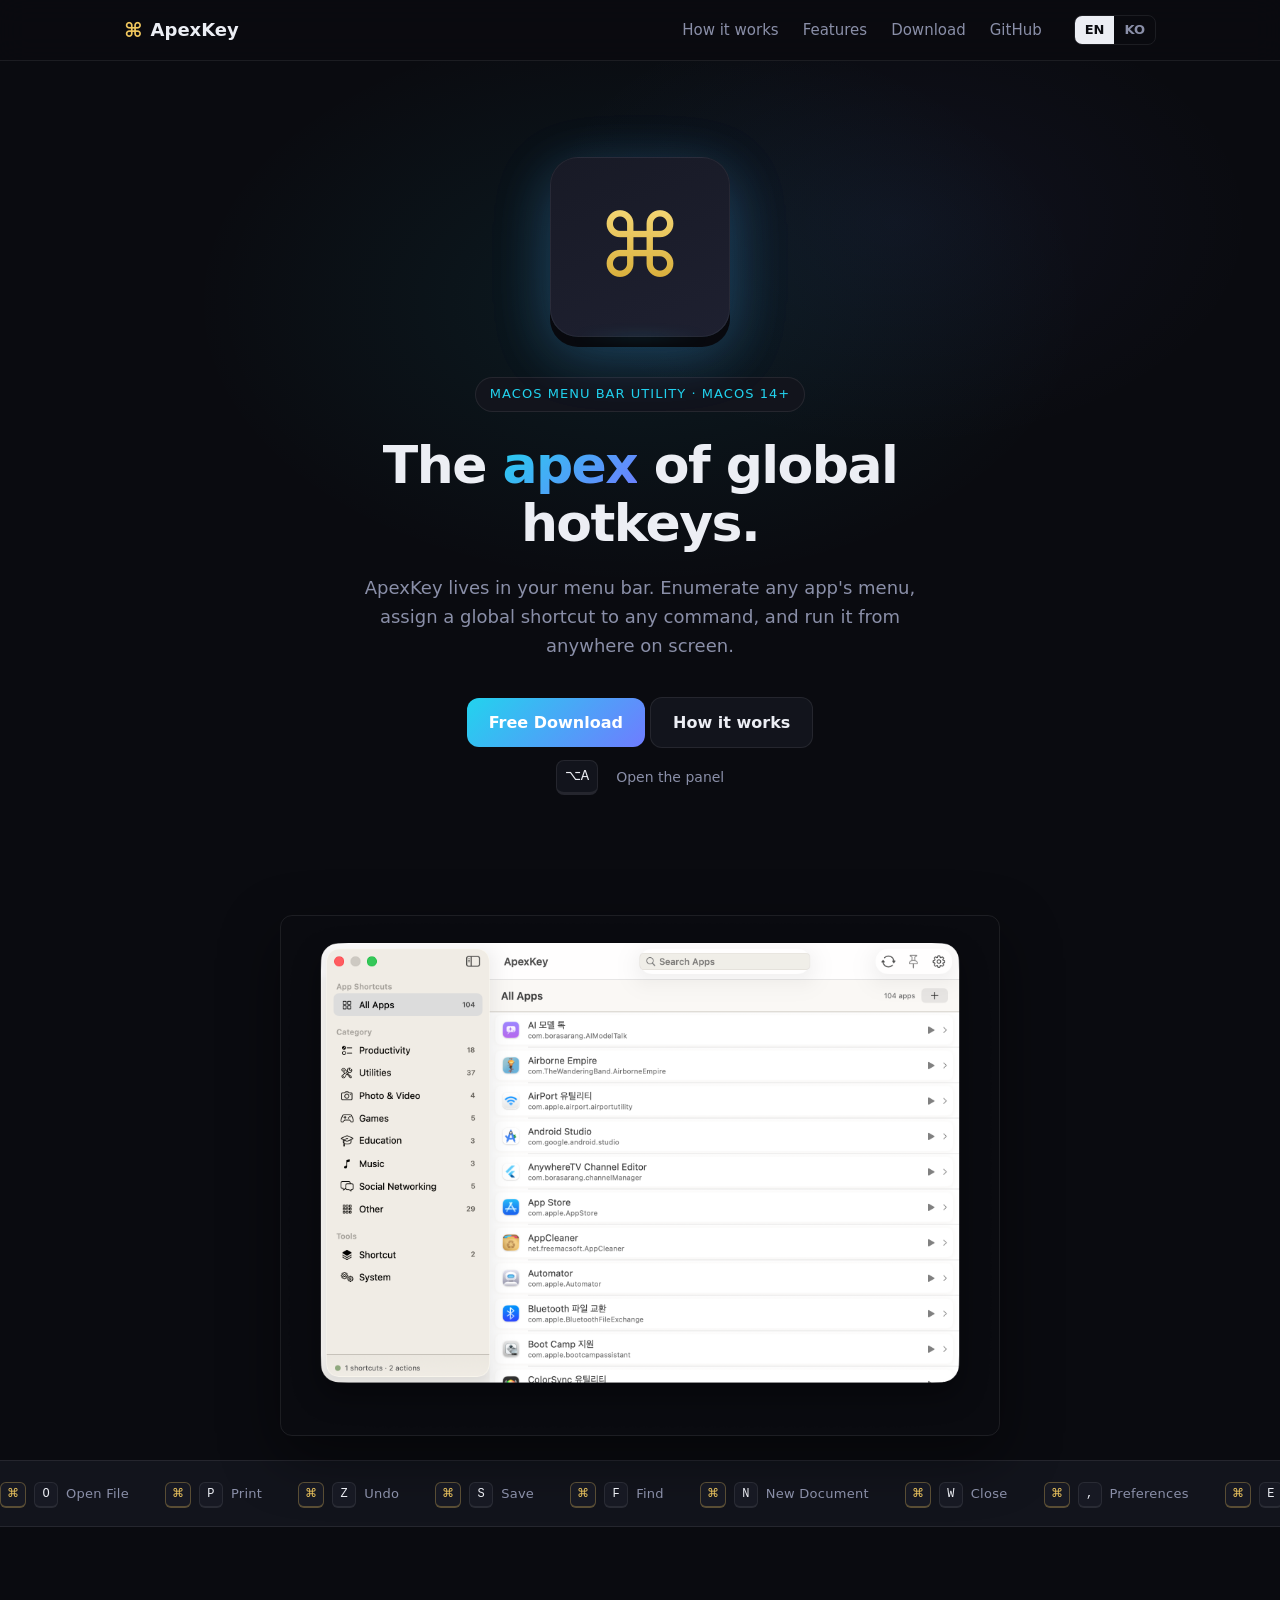
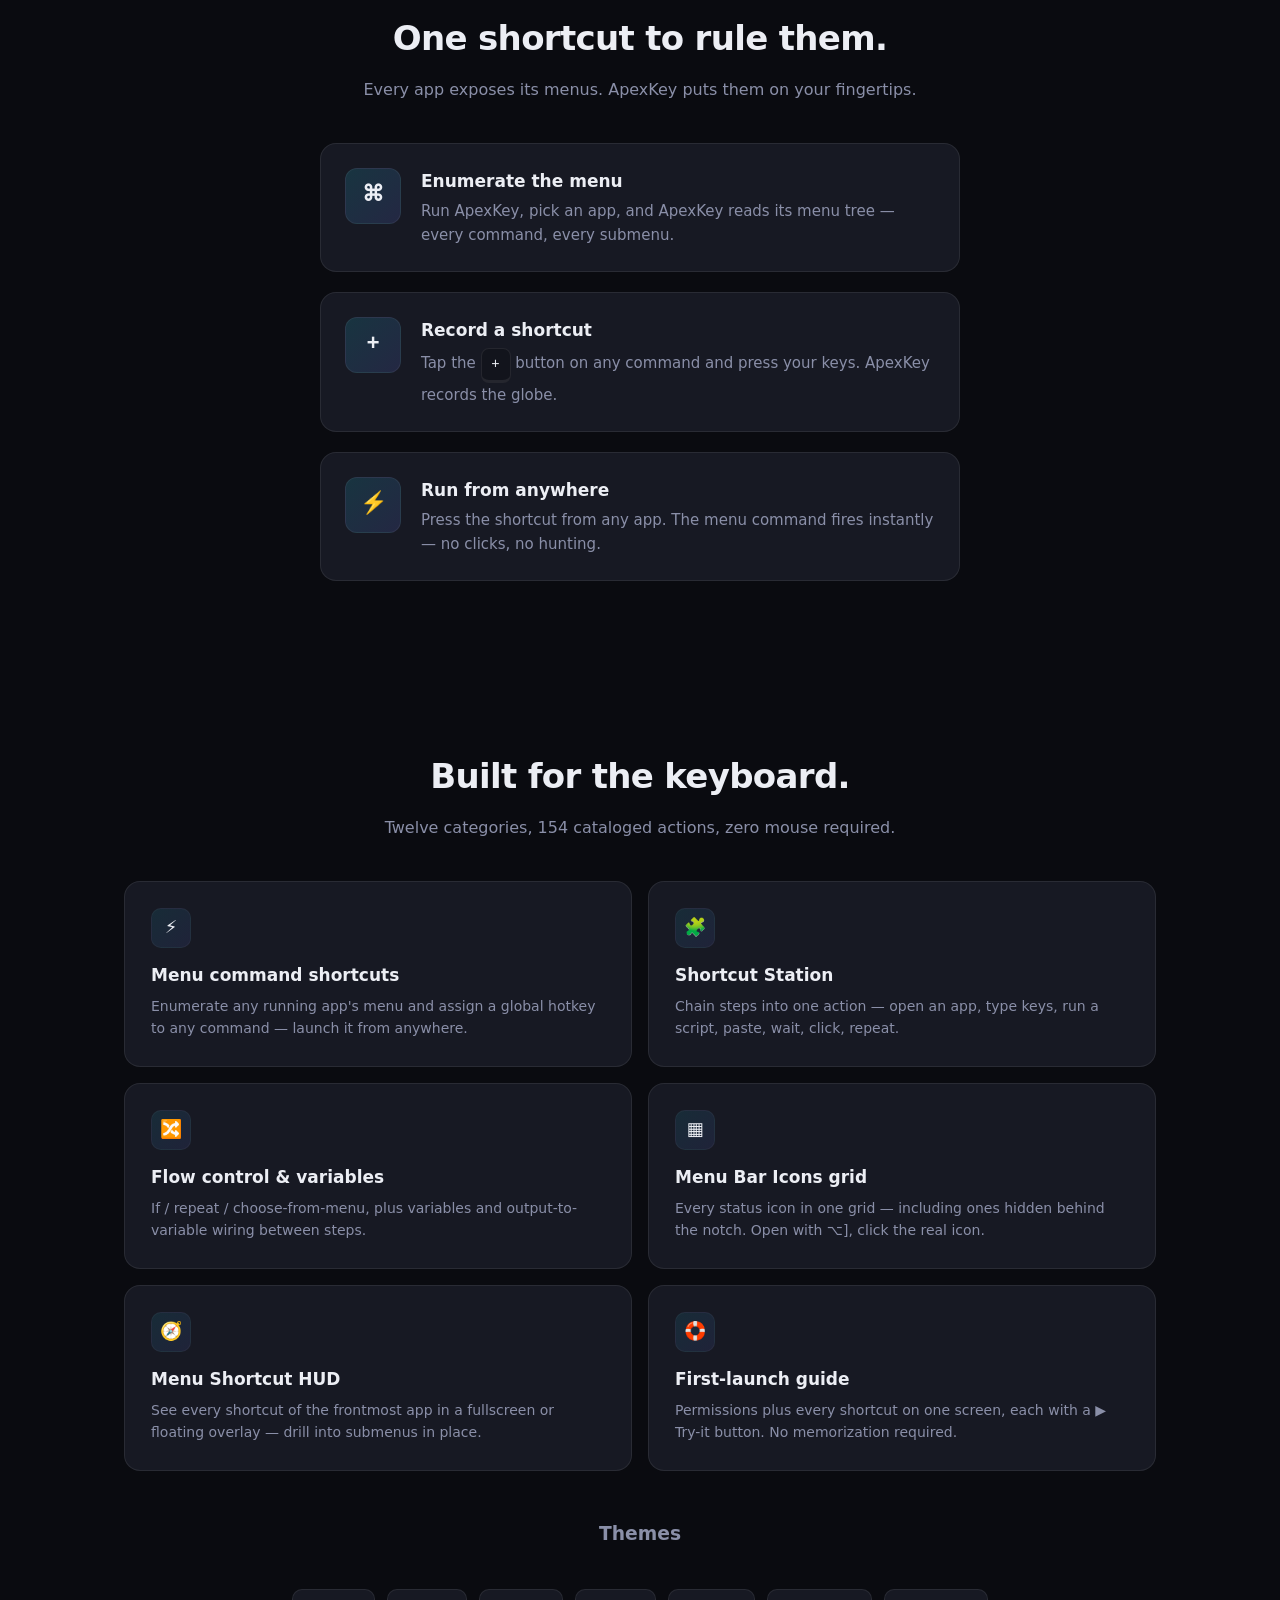
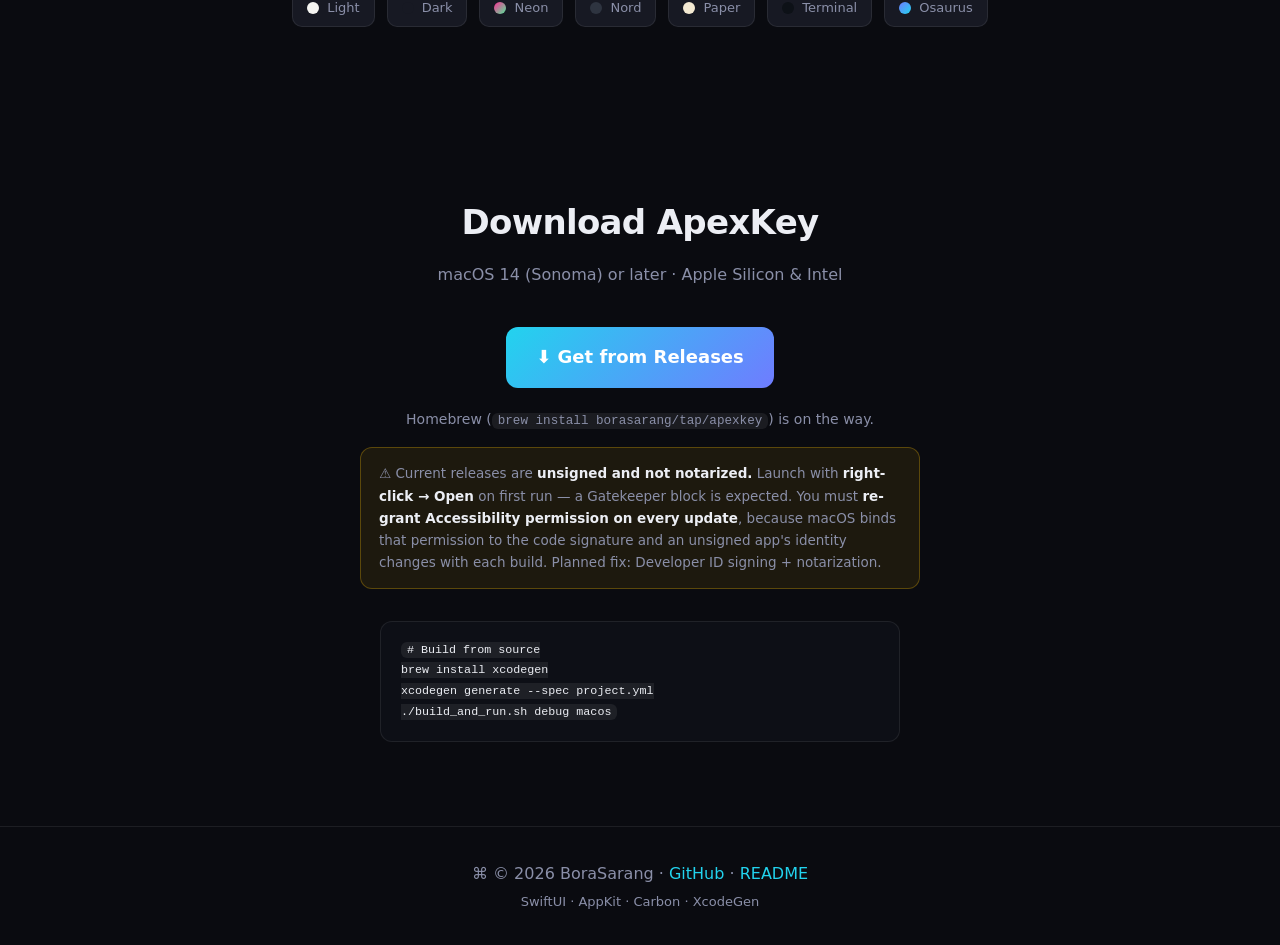
<file: website/index.html>
<!DOCTYPE html>
<html lang="en">
<head>
<meta charset="UTF-8" />
<meta name="viewport" content="width=device-width, initial-scale=1.0" />
<title>ApexKey — The apex of global hotkeys</title>
<meta name="description" content="ApexKey is a global-hotkey macOS menu bar launcher. Enumerate any app's menu, assign a shortcut to any command, and run it from anywhere. Shortcut Station, automation, menu bar icons grid, 8 themes." />
<meta property="og:title" content="ApexKey" />
<meta property="og:description" content="The apex of global hotkeys — trigger any app's menu command with a shortcut." />
<meta property="og:type" content="website" />
<meta property="og:url" content="https://borasarang.github.io/ApexKey/" />
<link rel="stylesheet" href="styles.css" />
</head>
<body>

<header class="nav">
  <div class="nav-inner">
    <a class="brand" href="#">
      <span class="brand-mark">⌘</span>
      <span class="brand-name">ApexKey</span>
    </a>
    <nav class="nav-links">
      <a href="#how">How it works</a>
      <a href="#features">Features</a>
      <a href="#download">Download</a>
      <a href="https://github.com/BoraSarang/ApexKey" target="_blank" rel="noopener">GitHub</a>
      <span class="lang-toggle">
        <a href="index.html" class="active">EN</a>
        <a href="ko/index.html">KO</a>
      </span>
    </nav>
  </div>
</header>

<section class="hero">
  <div class="hero-inner">
    <div class="keycap-hero" role="img" aria-label="Command key"></div>
    <p class="eyebrow">macOS menu bar utility · macOS 14+</p>
    <h1 class="hero-title">The <span class="grad">apex</span> of global hotkeys.</h1>
    <p class="hero-sub">
      ApexKey lives in your menu bar. Enumerate any app's menu, assign a global
      shortcut to any command, and run it from anywhere on screen.
    </p>
    <div class="hero-actions">
      <a class="btn btn-primary" href="#download">Free Download</a>
      <a class="btn btn-ghost" href="#how">How it works</a>
    </div>
    <div class="hero-kbd">
      <span class="kbd">⌥A</span>
      <span class="hero-kbd-label">Open the panel</span>
    </div>
  </div>
</section>

<section class="app-preview">
  <img src="img/main_en.png" alt="ApexKey main panel — English" loading="lazy" />
</section>

<div class="marquee" aria-hidden="true">
  <div class="marquee-track">
    <span class="marquee-item"><span class="kbd-sm gold">⌘</span><span class="kbd-sm">O</span><span class="marquee-label">Open File</span></span>
    <span class="marquee-item"><span class="kbd-sm gold">⌘</span><span class="kbd-sm">P</span><span class="marquee-label">Print</span></span>
    <span class="marquee-item"><span class="kbd-sm gold">⌘</span><span class="kbd-sm">Z</span><span class="marquee-label">Undo</span></span>
    <span class="marquee-item"><span class="kbd-sm gold">⌘</span><span class="kbd-sm">S</span><span class="marquee-label">Save</span></span>
    <span class="marquee-item"><span class="kbd-sm gold">⌘</span><span class="kbd-sm">F</span><span class="marquee-label">Find</span></span>
    <span class="marquee-item"><span class="kbd-sm gold">⌘</span><span class="kbd-sm">N</span><span class="marquee-label">New Document</span></span>
    <span class="marquee-item"><span class="kbd-sm gold">⌘</span><span class="kbd-sm">W</span><span class="marquee-label">Close</span></span>
    <span class="marquee-item"><span class="kbd-sm gold">⌘</span><span class="kbd-sm">,</span><span class="marquee-label">Preferences</span></span>
    <span class="marquee-item"><span class="kbd-sm gold">⌘</span><span class="kbd-sm">E</span><span class="marquee-label">Reveal in Finder</span></span>
    <span class="marquee-item"><span class="kbd-sm gold">⌘</span><span class="kbd-sm">R</span><span class="marquee-label">Rotate</span></span>
    <span class="marquee-item"><span class="kbd-sm gold">⌘</span><span class="kbd-sm">G</span><span class="marquee-label">Find Next</span></span>
    <span class="marquee-item"><span class="kbd-sm gold">⌘</span><span class="kbd-sm">C</span><span class="marquee-label">Copy</span></span>
    <span class="marquee-item"><span class="kbd-sm gold">⌘</span><span class="kbd-sm">V</span><span class="marquee-label">Paste</span></span>
    <span class="marquee-item"><span class="kbd-sm gold">⌘</span><span class="kbd-sm">Q</span><span class="marquee-label">Quit</span></span>
    <span class="marquee-item"><span class="kbd-sm gold">⌘</span><span class="kbd-sm">Space</span><span class="marquee-label">Spotlight</span></span>
    <span class="marquee-item"><span class="kbd-sm gold">⌘</span><span class="kbd-sm">B</span><span class="marquee-label">Bold</span></span>
    <span class="marquee-item"><span class="kbd-sm gold">⌘</span><span class="kbd-sm">T</span><span class="marquee-label">New Tab</span></span>
    <span class="marquee-item"><span class="kbd-sm gold">⌘</span><span class="kbd-sm">1</span><span class="marquee-label">First Space</span></span>
    <span class="marquee-item"><span class="kbd-sm gold">⌘</span><span class="kbd-sm">H</span><span class="marquee-label">Hide App</span></span>
    <span class="marquee-item"><span class="kbd-sm gold">⌘</span><span class="kbd-sm">A</span><span class="marquee-label">Select All</span></span>
    <span class="marquee-item"><span class="kbd-sm gold">⌘</span><span class="kbd-sm">+</span><span class="marquee-label">Zoom In</span></span>
    <span class="marquee-item"><span class="kbd-sm gold">⌘</span><span class="kbd-sm">,</span><span class="marquee-label">Settings</span></span>
    <span class="marquee-item"><span class="kbd-sm gold">⌘</span><span class="kbd-sm">E</span><span class="marquee-label">Use Selection for Find</span></span>
    <span class="marquee-item"><span class="kbd-sm gold">⌘</span><span class="kbd-sm">R</span><span class="marquee-label">Show in Finder</span></span>
    <span class="marquee-item"><span class="kbd-sm gold">⌘</span><span class="kbd-sm">N</span><span class="marquee-label">New Note</span></span>
    <span class="marquee-item"><span class="kbd-sm gold">⌘</span><span class="kbd-sm">M</span><span class="marquee-label">Minimize</span></span>
    <span class="marquee-item"><span class="kbd-sm gold">⌘</span><span class="kbd-sm">D</span><span class="marquee-label">Bookmark</span></span>
    <span class="marquee-item"><span class="kbd-sm gold">⌘</span><span class="kbd-sm">L</span><span class="marquee-label">Address Bar</span></span>
    <span class="marquee-item"><span class="kbd-sm gold">⌘</span><span class="kbd-sm">K</span><span class="marquee-label">Command Palette</span></span>
    <span class="marquee-item"><span class="kbd-sm gold">⌘</span><span class="kbd-sm">I</span><span class="marquee-label">Get Info</span></span>
    <span class="marquee-item"><span class="kbd-sm gold">⌘</span><span class="kbd-sm">O</span><span class="marquee-label">Open File</span></span>
    <span class="marquee-item"><span class="kbd-sm gold">⌘</span><span class="kbd-sm">P</span><span class="marquee-label">Print</span></span>
    <span class="marquee-item"><span class="kbd-sm gold">⌘</span><span class="kbd-sm">Z</span><span class="marquee-label">Undo</span></span>
    <span class="marquee-item"><span class="kbd-sm gold">⌘</span><span class="kbd-sm">S</span><span class="marquee-label">Save</span></span>
    <span class="marquee-item"><span class="kbd-sm gold">⌘</span><span class="kbd-sm">F</span><span class="marquee-label">Find</span></span>
    <span class="marquee-item"><span class="kbd-sm gold">⌘</span><span class="kbd-sm">N</span><span class="marquee-label">New Document</span></span>
    <span class="marquee-item"><span class="kbd-sm gold">⌘</span><span class="kbd-sm">W</span><span class="marquee-label">Close</span></span>
    <span class="marquee-item"><span class="kbd-sm gold">⌘</span><span class="kbd-sm">,</span><span class="marquee-label">Preferences</span></span>
    <span class="marquee-item"><span class="kbd-sm gold">⌘</span><span class="kbd-sm">E</span><span class="marquee-label">Reveal in Finder</span></span>
    <span class="marquee-item"><span class="kbd-sm gold">⌘</span><span class="kbd-sm">R</span><span class="marquee-label">Rotate</span></span>
    <span class="marquee-item"><span class="kbd-sm gold">⌘</span><span class="kbd-sm">G</span><span class="marquee-label">Find Next</span></span>
    <span class="marquee-item"><span class="kbd-sm gold">⌘</span><span class="kbd-sm">C</span><span class="marquee-label">Copy</span></span>
    <span class="marquee-item"><span class="kbd-sm gold">⌘</span><span class="kbd-sm">V</span><span class="marquee-label">Paste</span></span>
    <span class="marquee-item"><span class="kbd-sm gold">⌘</span><span class="kbd-sm">Q</span><span class="marquee-label">Quit</span></span>
    <span class="marquee-item"><span class="kbd-sm gold">⌘</span><span class="kbd-sm">Space</span><span class="marquee-label">Spotlight</span></span>
    <span class="marquee-item"><span class="kbd-sm gold">⌘</span><span class="kbd-sm">B</span><span class="marquee-label">Bold</span></span>
    <span class="marquee-item"><span class="kbd-sm gold">⌘</span><span class="kbd-sm">T</span><span class="marquee-label">New Tab</span></span>
    <span class="marquee-item"><span class="kbd-sm gold">⌘</span><span class="kbd-sm">1</span><span class="marquee-label">First Space</span></span>
    <span class="marquee-item"><span class="kbd-sm gold">⌘</span><span class="kbd-sm">H</span><span class="marquee-label">Hide App</span></span>
    <span class="marquee-item"><span class="kbd-sm gold">⌘</span><span class="kbd-sm">A</span><span class="marquee-label">Select All</span></span>
    <span class="marquee-item"><span class="kbd-sm gold">⌘</span><span class="kbd-sm">+</span><span class="marquee-label">Zoom In</span></span>
    <span class="marquee-item"><span class="kbd-sm gold">⌘</span><span class="kbd-sm">,</span><span class="marquee-label">Settings</span></span>
    <span class="marquee-item"><span class="kbd-sm gold">⌘</span><span class="kbd-sm">E</span><span class="marquee-label">Use Selection for Find</span></span>
    <span class="marquee-item"><span class="kbd-sm gold">⌘</span><span class="kbd-sm">R</span><span class="marquee-label">Show in Finder</span></span>
    <span class="marquee-item"><span class="kbd-sm gold">⌘</span><span class="kbd-sm">N</span><span class="marquee-label">New Note</span></span>
    <span class="marquee-item"><span class="kbd-sm gold">⌘</span><span class="kbd-sm">M</span><span class="marquee-label">Minimize</span></span>
    <span class="marquee-item"><span class="kbd-sm gold">⌘</span><span class="kbd-sm">D</span><span class="marquee-label">Bookmark</span></span>
    <span class="marquee-item"><span class="kbd-sm gold">⌘</span><span class="kbd-sm">L</span><span class="marquee-label">Address Bar</span></span>
    <span class="marquee-item"><span class="kbd-sm gold">⌘</span><span class="kbd-sm">K</span><span class="marquee-label">Command Palette</span></span>
    <span class="marquee-item"><span class="kbd-sm gold">⌘</span><span class="kbd-sm">I</span><span class="marquee-label">Get Info</span></span>
  </div>
</div>

<section id="how">
  <div class="wrap">
    <h2 class="section-title">One shortcut to rule them.</h2>
    <p class="section-sub">Every app exposes its menus. ApexKey puts them on your fingertips.</p>

    <ol class="steps">
      <li class="step">
        <span class="step-keycap">⌘</span>
        <div>
          <h3>Enumerate the menu</h3>
          <p>Run ApexKey, pick an app, and ApexKey reads its menu tree — every command, every submenu.</p>
        </div>
      </li>
      <li class="step">
        <span class="step-keycap">+</span>
        <div>
          <h3>Record a shortcut</h3>
          <p>Tap the <span class="kbd">+</span> button on any command and press your keys. ApexKey records the globe.</p>
        </div>
      </li>
      <li class="step">
        <span class="step-keycap">⚡</span>
        <div>
          <h3>Run from anywhere</h3>
          <p>Press the shortcut from any app. The menu command fires instantly — no clicks, no hunting.</p>
        </div>
      </li>
    </ol>
  </div>
</section>

<section id="features">
  <div class="wrap">
    <h2 class="section-title">Built for the keyboard.</h2>
    <p class="section-sub">Twelve categories, 154 cataloged actions, zero mouse required.</p>

    <div class="feature-grid">
      <article class="feature-card">
        <span class="feature-icon">⚡</span>
        <h3>Menu command shortcuts</h3>
        <p>Enumerate any running app's menu and assign a global hotkey to any command — launch it from anywhere.</p>
      </article>
      <article class="feature-card">
        <span class="feature-icon">🧩</span>
        <h3>Shortcut Station</h3>
        <p>Chain steps into one action — open an app, type keys, run a script, paste, wait, click, repeat.</p>
      </article>
      <article class="feature-card">
        <span class="feature-icon">🔀</span>
        <h3>Flow control &amp; variables</h3>
        <p>If / repeat / choose-from-menu, plus variables and output-to-variable wiring between steps.</p>
      </article>
      <article class="feature-card">
        <span class="feature-icon">▦</span>
        <h3>Menu Bar Icons grid</h3>
        <p>Every status icon in one grid — including ones hidden behind the notch. Open with ⌥], click the real icon.</p>
      </article>
      <article class="feature-card">
        <span class="feature-icon">🧭</span>
        <h3>Menu Shortcut HUD</h3>
        <p>See every shortcut of the frontmost app in a fullscreen or floating overlay — drill into submenus in place.</p>
      </article>
      <article class="feature-card">
        <span class="feature-icon">🛟</span>
        <h3>First-launch guide</h3>
        <p>Permissions plus every shortcut on one screen, each with a ▶ Try-it button. No memorization required.</p>
      </article>
    </div>

    <h3 class="section-sub" style="margin-top:48px;">Themes</h3>
    <div class="theme-strip">
      <span class="theme-chip"><span class="theme-swatch" style="background:#f5f5f2;"></span>Light</span>
      <span class="theme-chip"><span class="theme-swatch" style="background:#171923;"></span>Dark</span>
      <span class="theme-chip"><span class="theme-swatch" style="background:linear-gradient(135deg,#ff2d95,#51e898);"></span>Neon</span>
      <span class="theme-chip"><span class="theme-swatch" style="background:#2e3440;"></span>Nord</span>
      <span class="theme-chip"><span class="theme-swatch" style="background:#f3e9d2;"></span>Paper</span>
      <span class="theme-chip"><span class="theme-swatch" style="background:#0d1117;"></span>Terminal</span>
      <span class="theme-chip"><span class="theme-swatch" style="background:linear-gradient(135deg,#6f7cff,#22d3ee);"></span>Osaurus</span>
    </div>
  </div>
</section>

<section id="download">
  <div class="wrap">
    <h2 class="section-title">Download ApexKey</h2>
    <p class="section-sub">macOS 14 (Sonoma) or later · Apple Silicon &amp; Intel</p>
    <div class="download-actions">
      <a class="btn btn-primary btn-lg" target="_blank" rel="noopener" href="https://github.com/BoraSarang/ApexKey/releases/latest">
        ⬇ Get from Releases
      </a>
    </div>
    <p class="download-note">
      Homebrew (<code>brew install borasarang/tap/apexkey</code>) is on the way.
    </p>
    <p class="download-warn">
      ⚠️ Current releases are <strong>unsigned and not notarized.</strong>
      Launch with <strong>right-click → Open</strong> on first run — a Gatekeeper block is expected.
      You must <strong>re-grant Accessibility permission on every update</strong>,
      because macOS binds that permission to the code signature and an unsigned app's identity
      changes with each build. Planned fix: Developer ID signing + notarization.
    </p>
    <pre class="code-block"><code># Build from source
brew install xcodegen
xcodegen generate --spec project.yml
./build_and_run.sh debug macos</code></pre>
  </div>
</section>

<footer class="footer">
  <div class="wrap">
    <p>⌘ © 2026 BoraSarang · <a href="https://github.com/BoraSarang/ApexKey" target="_blank" rel="noopener">GitHub</a> · <a href="https://github.com/BoraSarang/ApexKey/blob/main/README.md" target="_blank" rel="noopener">README</a></p>
    <p class="footer-sub">SwiftUI · AppKit · Carbon · XcodeGen</p>
  </div>
</footer>

<script src="script.js"></script>
</body>
</html>
</file>
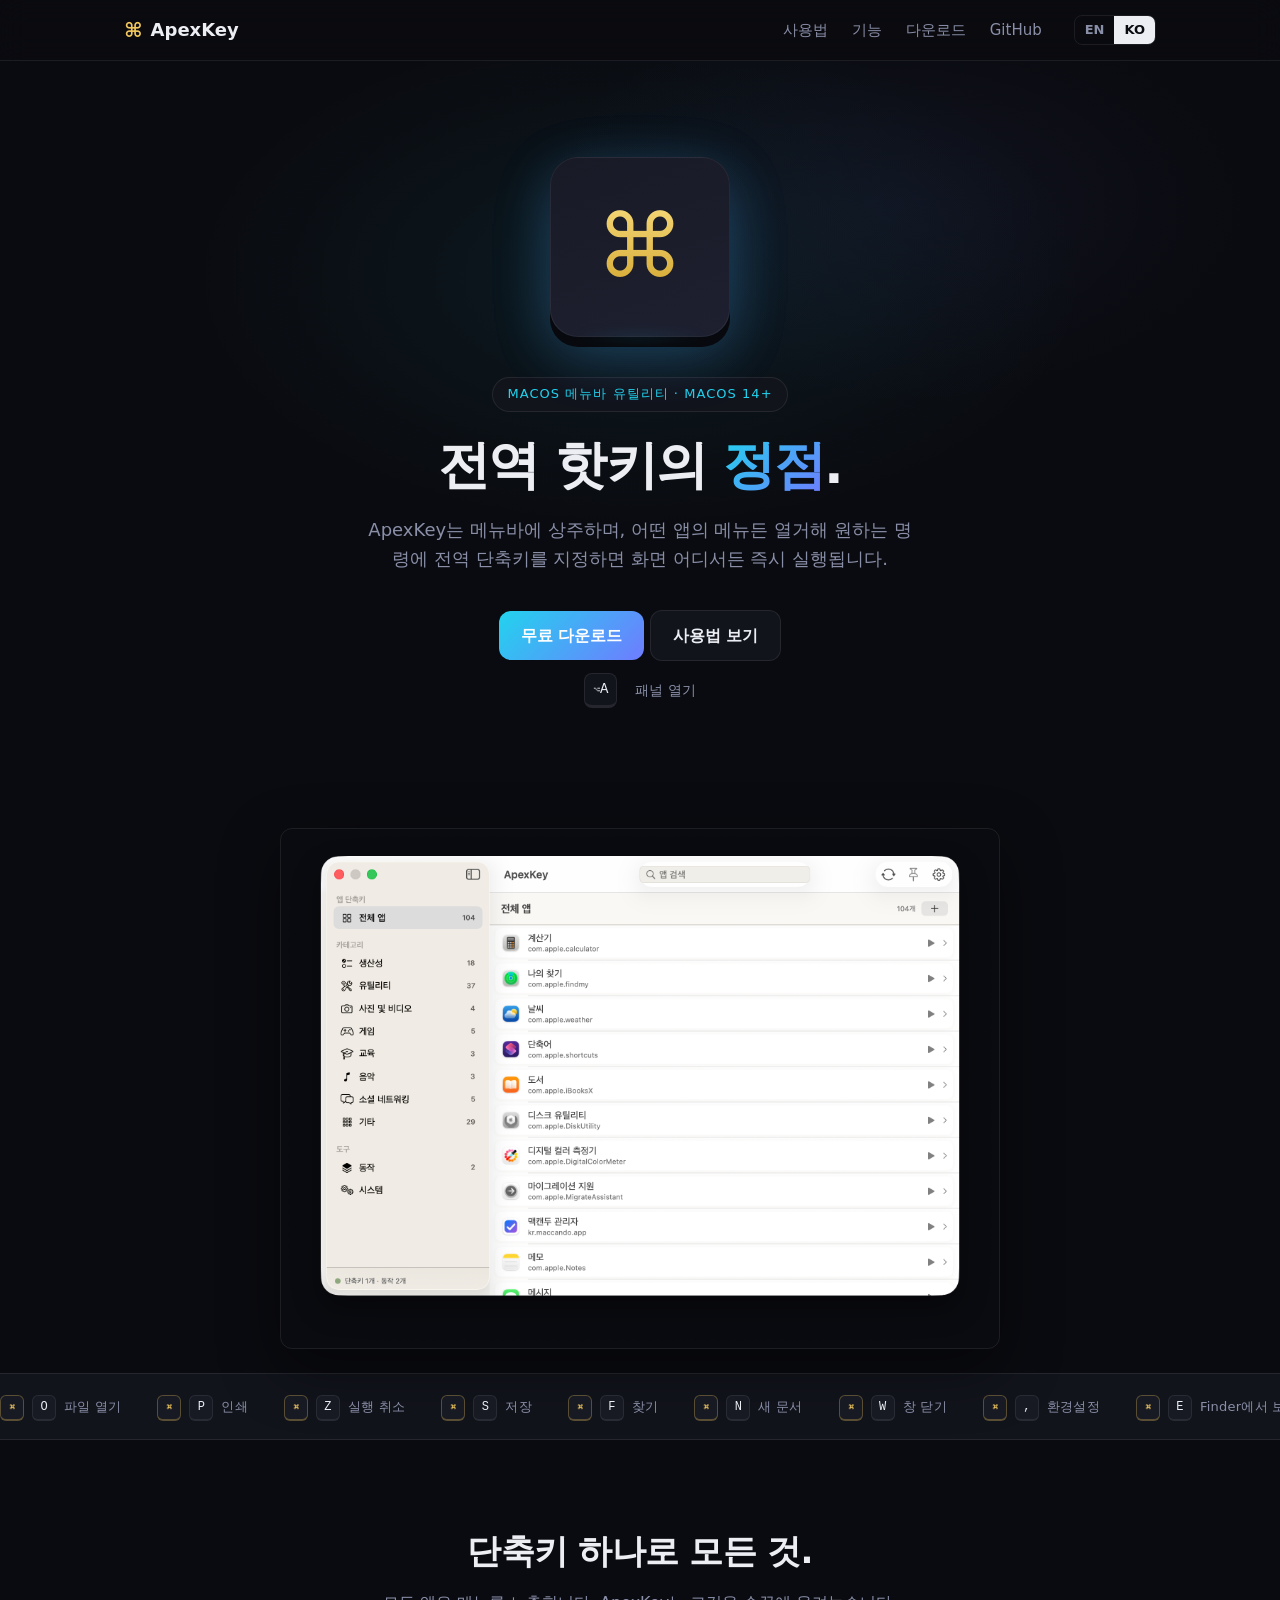
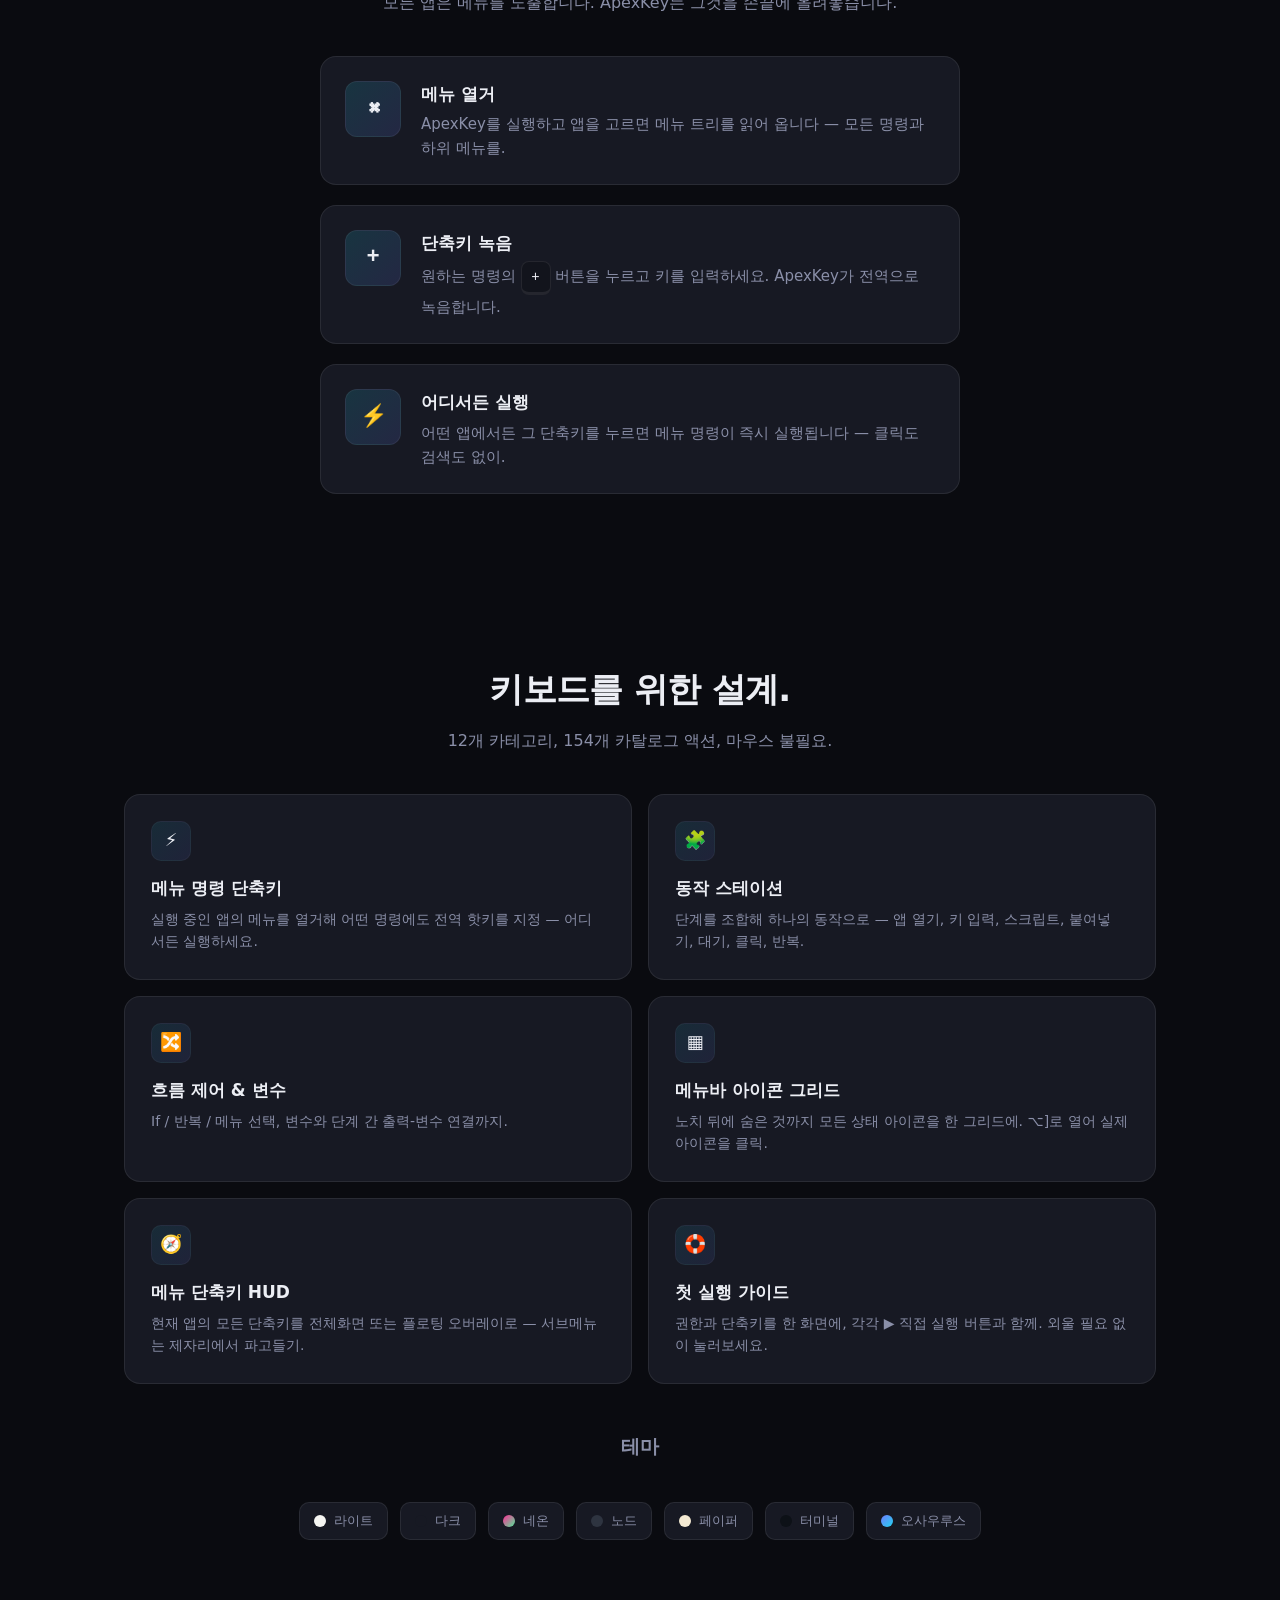
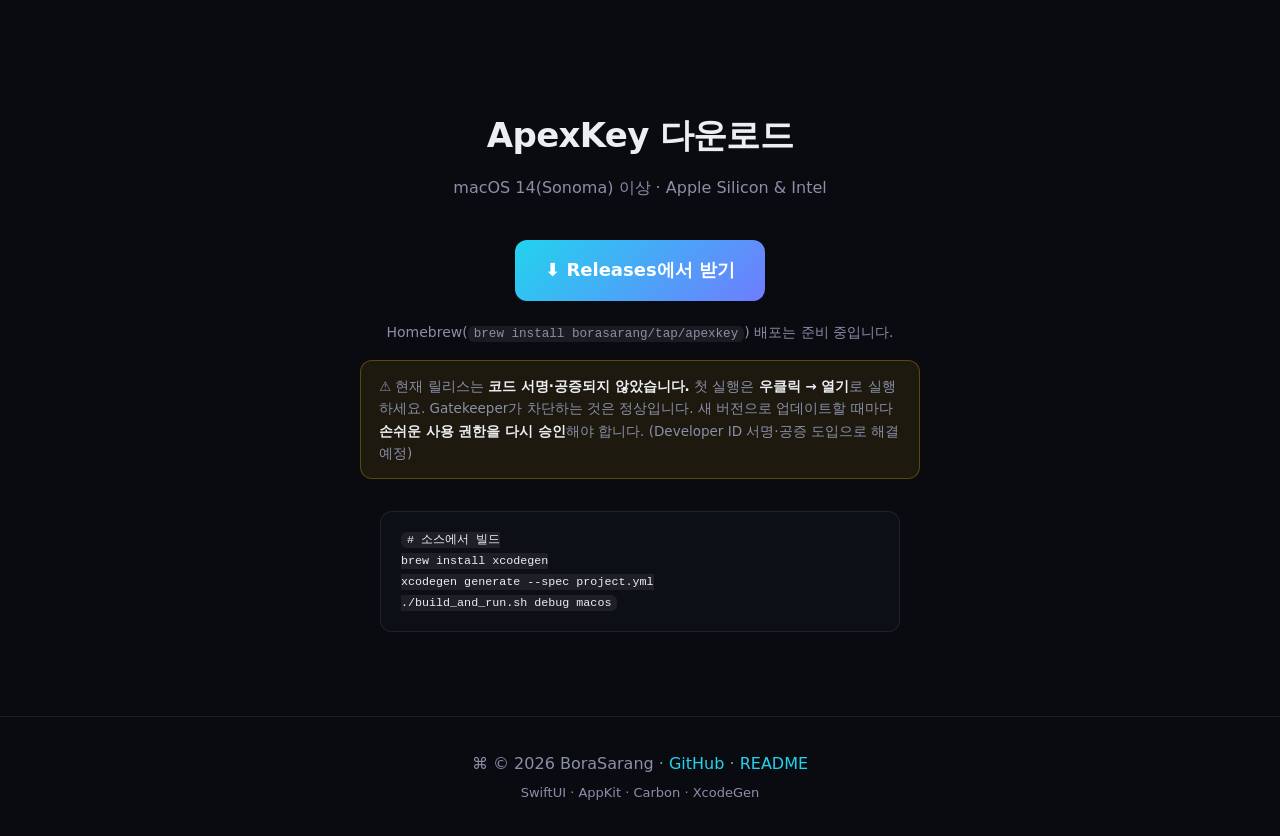
<file: website/ko/index.html>
<!DOCTYPE html>
<html lang="ko">
<head>
<meta charset="UTF-8" />
<meta name="viewport" content="width=device-width, initial-scale=1.0" />
<title>ApexKey — 전역 핫키의 정점</title>
<meta name="description" content="ApexKey는 전역 핫키 기반 macOS 메뉴바 런처입니다. 어떤 앱의 메뉴든 열거해 원하는 명령에 단축키를 지정하고 어디서든 실행하세요. 동작 스테이션, 자동화, 8가지 테마." />
<meta property="og:title" content="ApexKey" />
<meta property="og:description" content="전역 핫키의 정점 — 어떤 앱의 메뉴 명령도 한 번의 단축키로." />
<meta property="og:type" content="website" />
<meta property="og:url" content="https://borasarang.github.io/ApexKey/ko/" />
<link rel="stylesheet" href="../styles.css" />
</head>
<body>

<header class="nav">
  <div class="nav-inner">
    <a class="brand" href="#">
      <span class="brand-mark">⌘</span>
      <span class="brand-name">ApexKey</span>
    </a>
    <nav class="nav-links">
      <a href="#how">사용법</a>
      <a href="#features">기능</a>
      <a href="#download">다운로드</a>
      <a href="https://github.com/BoraSarang/ApexKey" target="_blank" rel="noopener">GitHub</a>
      <span class="lang-toggle">
        <a href="../index.html">EN</a>
        <a href="index.html" class="active">KO</a>
      </span>
    </nav>
  </div>
</header>

<section class="hero">
  <div class="hero-inner">
    <div class="keycap-hero" role="img" aria-label="Command 키"></div>
    <p class="eyebrow">macOS 메뉴바 유틸리티 · macOS 14+</p>
    <h1 class="hero-title">전역 핫키의 <span class="grad">정점</span>.</h1>
    <p class="hero-sub">
      ApexKey는 메뉴바에 상주하며, 어떤 앱의 메뉴든 열거해 원하는 명령에 전역
      단축키를 지정하면 화면 어디서든 즉시 실행됩니다.
    </p>
    <div class="hero-actions">
      <a class="btn btn-primary" href="#download">무료 다운로드</a>
      <a class="btn btn-ghost" href="#how">사용법 보기</a>
    </div>
    <div class="hero-kbd">
      <span class="kbd">⌥A</span>
      <span class="hero-kbd-label">패널 열기</span>
    </div>
  </div>
</section>

<section class="app-preview">
  <img src="../img/main_kr.png" alt="ApexKey 메인 패널 — 한국어" loading="lazy" />
</section>

<div class="marquee" aria-hidden="true">
  <div class="marquee-track">
    <span class="marquee-item"><span class="kbd-sm gold">⌘</span><span class="kbd-sm">O</span><span class="marquee-label">파일 열기</span></span>
    <span class="marquee-item"><span class="kbd-sm gold">⌘</span><span class="kbd-sm">P</span><span class="marquee-label">인쇄</span></span>
    <span class="marquee-item"><span class="kbd-sm gold">⌘</span><span class="kbd-sm">Z</span><span class="marquee-label">실행 취소</span></span>
    <span class="marquee-item"><span class="kbd-sm gold">⌘</span><span class="kbd-sm">S</span><span class="marquee-label">저장</span></span>
    <span class="marquee-item"><span class="kbd-sm gold">⌘</span><span class="kbd-sm">F</span><span class="marquee-label">찾기</span></span>
    <span class="marquee-item"><span class="kbd-sm gold">⌘</span><span class="kbd-sm">N</span><span class="marquee-label">새 문서</span></span>
    <span class="marquee-item"><span class="kbd-sm gold">⌘</span><span class="kbd-sm">W</span><span class="marquee-label">창 닫기</span></span>
    <span class="marquee-item"><span class="kbd-sm gold">⌘</span><span class="kbd-sm">,</span><span class="marquee-label">환경설정</span></span>
    <span class="marquee-item"><span class="kbd-sm gold">⌘</span><span class="kbd-sm">E</span><span class="marquee-label">Finder에서 보기</span></span>
    <span class="marquee-item"><span class="kbd-sm gold">⌘</span><span class="kbd-sm">R</span><span class="marquee-label">새로고침</span></span>
    <span class="marquee-item"><span class="kbd-sm gold">⌘</span><span class="kbd-sm">G</span><span class="marquee-label">다음 찾기</span></span>
    <span class="marquee-item"><span class="kbd-sm gold">⌘</span><span class="kbd-sm">C</span><span class="marquee-label">복사</span></span>
    <span class="marquee-item"><span class="kbd-sm gold">⌘</span><span class="kbd-sm">V</span><span class="marquee-label">붙여넣기</span></span>
    <span class="marquee-item"><span class="kbd-sm gold">⌘</span><span class="kbd-sm">Q</span><span class="marquee-label">종료</span></span>
    <span class="marquee-item"><span class="kbd-sm gold">⌘</span><span class="kbd-sm">Space</span><span class="marquee-label">Spotlight</span></span>
    <span class="marquee-item"><span class="kbd-sm gold">⌘</span><span class="kbd-sm">B</span><span class="marquee-label">굵게</span></span>
    <span class="marquee-item"><span class="kbd-sm gold">⌘</span><span class="kbd-sm">T</span><span class="marquee-label">새 탭</span></span>
    <span class="marquee-item"><span class="kbd-sm gold">⌘</span><span class="kbd-sm">1</span><span class="marquee-label">첫 번째 스페이스</span></span>
    <span class="marquee-item"><span class="kbd-sm gold">⌘</span><span class="kbd-sm">H</span><span class="marquee-label">앱 숨기기</span></span>
    <span class="marquee-item"><span class="kbd-sm gold">⌘</span><span class="kbd-sm">A</span><span class="marquee-label">전체 선택</span></span>
    <span class="marquee-item"><span class="kbd-sm gold">⌘</span><span class="kbd-sm">+</span><span class="marquee-label">확대</span></span>
    <span class="marquee-item"><span class="kbd-sm gold">⌘</span><span class="kbd-sm">,</span><span class="marquee-label">설정</span></span>
    <span class="marquee-item"><span class="kbd-sm gold">⌘</span><span class="kbd-sm">E</span><span class="marquee-label">선택 항목으로 찾기</span></span>
    <span class="marquee-item"><span class="kbd-sm gold">⌘</span><span class="kbd-sm">R</span><span class="marquee-label">Finder에 표시</span></span>
    <span class="marquee-item"><span class="kbd-sm gold">⌘</span><span class="kbd-sm">N</span><span class="marquee-label">새 메모</span></span>
    <span class="marquee-item"><span class="kbd-sm gold">⌘</span><span class="kbd-sm">M</span><span class="marquee-label">최소화</span></span>
    <span class="marquee-item"><span class="kbd-sm gold">⌘</span><span class="kbd-sm">D</span><span class="marquee-label">즐겨찾기</span></span>
    <span class="marquee-item"><span class="kbd-sm gold">⌘</span><span class="kbd-sm">L</span><span class="marquee-label">주소창</span></span>
    <span class="marquee-item"><span class="kbd-sm gold">⌘</span><span class="kbd-sm">K</span><span class="marquee-label">명령 팔레트</span></span>
    <span class="marquee-item"><span class="kbd-sm gold">⌘</span><span class="kbd-sm">I</span><span class="marquee-label">정보 가져오기</span></span>
    <span class="marquee-item"><span class="kbd-sm gold">⌘</span><span class="kbd-sm">O</span><span class="marquee-label">파일 열기</span></span>
    <span class="marquee-item"><span class="kbd-sm gold">⌘</span><span class="kbd-sm">P</span><span class="marquee-label">인쇄</span></span>
    <span class="marquee-item"><span class="kbd-sm gold">⌘</span><span class="kbd-sm">Z</span><span class="marquee-label">실행 취소</span></span>
    <span class="marquee-item"><span class="kbd-sm gold">⌘</span><span class="kbd-sm">S</span><span class="marquee-label">저장</span></span>
    <span class="marquee-item"><span class="kbd-sm gold">⌘</span><span class="kbd-sm">F</span><span class="marquee-label">찾기</span></span>
    <span class="marquee-item"><span class="kbd-sm gold">⌘</span><span class="kbd-sm">N</span><span class="marquee-label">새 문서</span></span>
    <span class="marquee-item"><span class="kbd-sm gold">⌘</span><span class="kbd-sm">W</span><span class="marquee-label">창 닫기</span></span>
    <span class="marquee-item"><span class="kbd-sm gold">⌘</span><span class="kbd-sm">,</span><span class="marquee-label">환경설정</span></span>
    <span class="marquee-item"><span class="kbd-sm gold">⌘</span><span class="kbd-sm">E</span><span class="marquee-label">Finder에서 보기</span></span>
    <span class="marquee-item"><span class="kbd-sm gold">⌘</span><span class="kbd-sm">R</span><span class="marquee-label">새로고침</span></span>
    <span class="marquee-item"><span class="kbd-sm gold">⌘</span><span class="kbd-sm">G</span><span class="marquee-label">다음 찾기</span></span>
    <span class="marquee-item"><span class="kbd-sm gold">⌘</span><span class="kbd-sm">C</span><span class="marquee-label">복사</span></span>
    <span class="marquee-item"><span class="kbd-sm gold">⌘</span><span class="kbd-sm">V</span><span class="marquee-label">붙여넣기</span></span>
    <span class="marquee-item"><span class="kbd-sm gold">⌘</span><span class="kbd-sm">Q</span><span class="marquee-label">종료</span></span>
    <span class="marquee-item"><span class="kbd-sm gold">⌘</span><span class="kbd-sm">Space</span><span class="marquee-label">Spotlight</span></span>
    <span class="marquee-item"><span class="kbd-sm gold">⌘</span><span class="kbd-sm">B</span><span class="marquee-label">굵게</span></span>
    <span class="marquee-item"><span class="kbd-sm gold">⌘</span><span class="kbd-sm">T</span><span class="marquee-label">새 탭</span></span>
    <span class="marquee-item"><span class="kbd-sm gold">⌘</span><span class="kbd-sm">1</span><span class="marquee-label">첫 번째 스페이스</span></span>
    <span class="marquee-item"><span class="kbd-sm gold">⌘</span><span class="kbd-sm">H</span><span class="marquee-label">앱 숨기기</span></span>
    <span class="marquee-item"><span class="kbd-sm gold">⌘</span><span class="kbd-sm">A</span><span class="marquee-label">전체 선택</span></span>
    <span class="marquee-item"><span class="kbd-sm gold">⌘</span><span class="kbd-sm">+</span><span class="marquee-label">확대</span></span>
    <span class="marquee-item"><span class="kbd-sm gold">⌘</span><span class="kbd-sm">,</span><span class="marquee-label">설정</span></span>
    <span class="marquee-item"><span class="kbd-sm gold">⌘</span><span class="kbd-sm">E</span><span class="marquee-label">선택 항목으로 찾기</span></span>
    <span class="marquee-item"><span class="kbd-sm gold">⌘</span><span class="kbd-sm">R</span><span class="marquee-label">Finder에 표시</span></span>
    <span class="marquee-item"><span class="kbd-sm gold">⌘</span><span class="kbd-sm">N</span><span class="marquee-label">새 메모</span></span>
    <span class="marquee-item"><span class="kbd-sm gold">⌘</span><span class="kbd-sm">M</span><span class="marquee-label">최소화</span></span>
    <span class="marquee-item"><span class="kbd-sm gold">⌘</span><span class="kbd-sm">D</span><span class="marquee-label">즐겨찾기</span></span>
    <span class="marquee-item"><span class="kbd-sm gold">⌘</span><span class="kbd-sm">L</span><span class="marquee-label">주소창</span></span>
    <span class="marquee-item"><span class="kbd-sm gold">⌘</span><span class="kbd-sm">K</span><span class="marquee-label">명령 팔레트</span></span>
    <span class="marquee-item"><span class="kbd-sm gold">⌘</span><span class="kbd-sm">I</span><span class="marquee-label">정보 가져오기</span></span>
  </div>
</div>

<section id="how">
  <div class="wrap">
    <h2 class="section-title">단축키 하나로 모든 것.</h2>
    <p class="section-sub">모든 앱은 메뉴를 노출합니다. ApexKey는 그것을 손끝에 올려놓습니다.</p>

    <ol class="steps">
      <li class="step">
        <span class="step-keycap">⌘</span>
        <div>
          <h3>메뉴 열거</h3>
          <p>ApexKey를 실행하고 앱을 고르면 메뉴 트리를 읽어 옵니다 — 모든 명령과 하위 메뉴를.</p>
        </div>
      </li>
      <li class="step">
        <span class="step-keycap">+</span>
        <div>
          <h3>단축키 녹음</h3>
          <p>원하는 명령의 <span class="kbd">+</span> 버튼을 누르고 키를 입력하세요. ApexKey가 전역으로 녹음합니다.</p>
        </div>
      </li>
      <li class="step">
        <span class="step-keycap">⚡</span>
        <div>
          <h3>어디서든 실행</h3>
          <p>어떤 앱에서든 그 단축키를 누르면 메뉴 명령이 즉시 실행됩니다 — 클릭도 검색도 없이.</p>
        </div>
      </li>
    </ol>
  </div>
</section>

<section id="features">
  <div class="wrap">
    <h2 class="section-title">키보드를 위한 설계.</h2>
    <p class="section-sub">12개 카테고리, 154개 카탈로그 액션, 마우스 불필요.</p>

    <div class="feature-grid">
      <article class="feature-card">
        <span class="feature-icon">⚡</span>
        <h3>메뉴 명령 단축키</h3>
        <p>실행 중인 앱의 메뉴를 열거해 어떤 명령에도 전역 핫키를 지정 — 어디서든 실행하세요.</p>
      </article>
      <article class="feature-card">
        <span class="feature-icon">🧩</span>
        <h3>동작 스테이션</h3>
        <p>단계를 조합해 하나의 동작으로 — 앱 열기, 키 입력, 스크립트, 붙여넣기, 대기, 클릭, 반복.</p>
      </article>
      <article class="feature-card">
        <span class="feature-icon">🔀</span>
        <h3>흐름 제어 &amp; 변수</h3>
        <p>If / 반복 / 메뉴 선택, 변수와 단계 간 출력-변수 연결까지.</p>
      </article>
      <article class="feature-card">
        <span class="feature-icon">▦</span>
        <h3>메뉴바 아이콘 그리드</h3>
        <p>노치 뒤에 숨은 것까지 모든 상태 아이콘을 한 그리드에. ⌥]로 열어 실제 아이콘을 클릭.</p>
      </article>
      <article class="feature-card">
        <span class="feature-icon">🧭</span>
        <h3>메뉴 단축키 HUD</h3>
        <p>현재 앱의 모든 단축키를 전체화면 또는 플로팅 오버레이로 — 서브메뉴는 제자리에서 파고들기.</p>
      </article>
      <article class="feature-card">
        <span class="feature-icon">🛟</span>
        <h3>첫 실행 가이드</h3>
        <p>권한과 단축키를 한 화면에, 각각 ▶ 직접 실행 버튼과 함께. 외울 필요 없이 눌러보세요.</p>
      </article>
    </div>

    <h3 class="section-sub" style="margin-top:48px;">테마</h3>
    <div class="theme-strip">
      <span class="theme-chip"><span class="theme-swatch" style="background:#f5f5f2;"></span>라이트</span>
      <span class="theme-chip"><span class="theme-swatch" style="background:#171923;"></span>다크</span>
      <span class="theme-chip"><span class="theme-swatch" style="background:linear-gradient(135deg,#ff2d95,#51e898);"></span>네온</span>
      <span class="theme-chip"><span class="theme-swatch" style="background:#2e3440;"></span>노드</span>
      <span class="theme-chip"><span class="theme-swatch" style="background:#f3e9d2;"></span>페이퍼</span>
      <span class="theme-chip"><span class="theme-swatch" style="background:#0d1117;"></span>터미널</span>
      <span class="theme-chip"><span class="theme-swatch" style="background:linear-gradient(135deg,#6f7cff,#22d3ee);"></span>오사우루스</span>
    </div>
  </div>
</section>

<section id="download">
  <div class="wrap">
    <h2 class="section-title">ApexKey 다운로드</h2>
    <p class="section-sub">macOS 14(Sonoma) 이상 · Apple Silicon &amp; Intel</p>
    <div class="download-actions">
      <a class="btn btn-primary btn-lg" target="_blank" rel="noopener" href="https://github.com/BoraSarang/ApexKey/releases/latest">
        ⬇ Releases에서 받기
      </a>
    </div>
    <p class="download-note">
      Homebrew(<code>brew install borasarang/tap/apexkey</code>) 배포는 준비 중입니다.
    </p>
    <p class="download-warn">
      ⚠️ 현재 릴리스는 <strong>코드 서명·공증되지 않았습니다.</strong>
      첫 실행은 <strong>우클릭 → 열기</strong>로 실행하세요. Gatekeeper가 차단하는 것은 정상입니다.
      새 버전으로 업데이트할 때마다 <strong>손쉬운 사용 권한을 다시 승인</strong>해야 합니다.
      (Developer ID 서명·공증 도입으로 해결 예정)
    </p>
    <pre class="code-block"><code># 소스에서 빌드
brew install xcodegen
xcodegen generate --spec project.yml
./build_and_run.sh debug macos</code></pre>
  </div>
</section>

<footer class="footer">
  <div class="wrap">
    <p>⌘ © 2026 BoraSarang · <a href="https://github.com/BoraSarang/ApexKey" target="_blank" rel="noopener">GitHub</a> · <a href="https://github.com/BoraSarang/ApexKey/blob/main/README.ko.md" target="_blank" rel="noopener">README</a></p>
    <p class="footer-sub">SwiftUI · AppKit · Carbon · XcodeGen</p>
  </div>
</footer>

<script src="../script.js"></script>
</body>
</html>
</file>
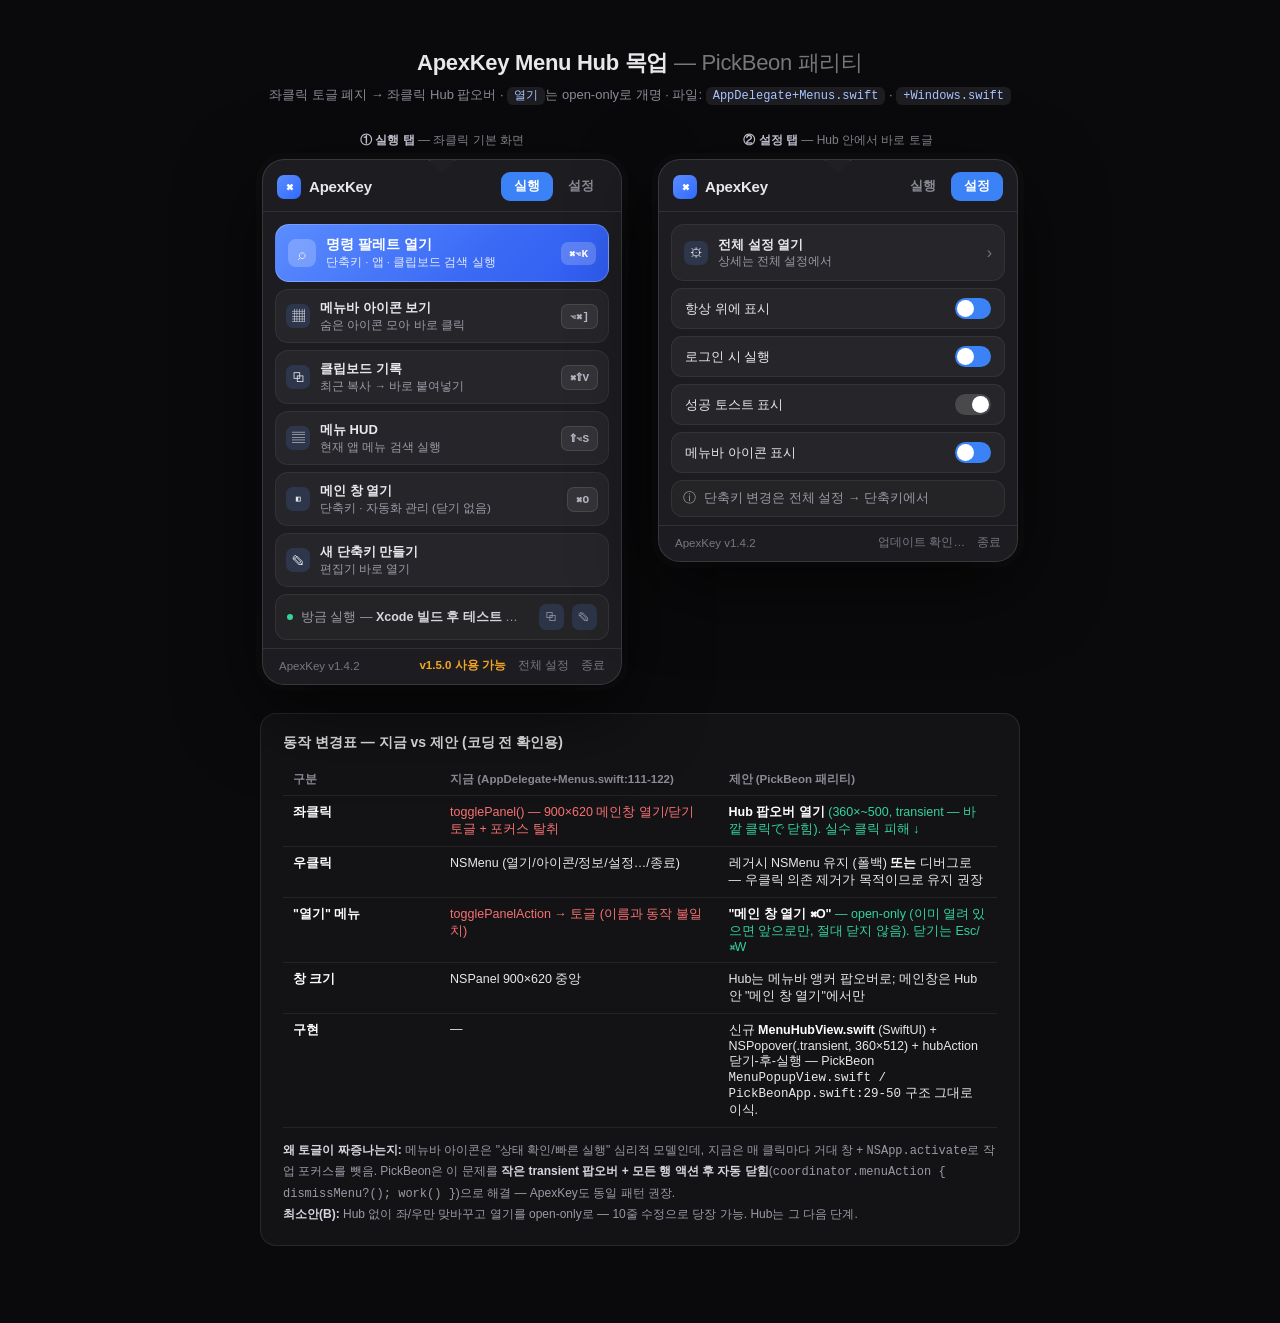
<file: docs/plans/menubar-hub-mockup.html>
<!DOCTYPE html>
<html lang="ko">
<head>
<meta charset="UTF-8">
<meta name="viewport" content="width=device-width, initial-scale=1.0">
<title>ApexKey Menu Hub — 목업 (PickBeon식)</title>
<style>
  * { margin:0; padding:0; box-sizing:border-box; }
  body {
    background:#0a0a0c; color:#e8e8ec;
    font-family:-apple-system,"Pretendard","Apple SD Gothic Neo",sans-serif;
    display:flex; flex-direction:column; align-items:center; gap:28px;
    padding:48px 20px 80px; min-height:100vh;
  }
  .page-title { text-align:center; }
  .page-title h1 { font-size:22px; font-weight:800; letter-spacing:-.3px; }
  .page-title p { margin-top:8px; font-size:13px; color:#8b8b96; }
  .page-title code { background:#1d1d22; padding:2px 7px; border-radius:6px; font-size:12px; color:#a9c6ff; }
  .stage { display:flex; gap:36px; flex-wrap:wrap; justify-content:center; align-items:flex-start; }
  .caption { font-size:12px; color:#8b8b96; text-align:center; margin-bottom:10px; }
  .caption b { color:#cfcfe0; }
  /* — Popover frame — */
  .popover {
    width:360px; background:rgba(32,32,36,.92);
    backdrop-filter:blur(28px); -webkit-backdrop-filter:blur(28px);
    border-radius:22px; border:1px solid rgba(255,255,255,.12);
    box-shadow:0 24px 80px rgba(0,0,0,.65), 0 0 0 6px rgba(255,255,255,.02);
    overflow:hidden; position:relative;
  }
  .popover::before {
    content:""; position:absolute; top:-9px; left:50%; transform:translateX(-50%) rotate(45deg);
    width:18px; height:18px; background:rgba(32,32,36,.92); border-left:1px solid rgba(255,255,255,.12); border-top:1px solid rgba(255,255,255,.12);
  }
  .tabbar { display:flex; align-items:center; padding:12px 14px 10px; gap:8px; }
  .logo { width:24px; height:24px; border-radius:7px; background:linear-gradient(135deg,#5b8cff,#2f6bff);
    display:flex; align-items:center; justify-content:center; font-size:13px; font-weight:800; color:#fff; }
  .appname { font-size:15px; font-weight:800; letter-spacing:-.2px; }
  .spacer { flex:1; }
  .tabs { display:flex; gap:2px; }
  .tab { font-size:12.5px; font-weight:600; padding:6px 13px; border-radius:9px; cursor:pointer; color:#8b8b96; }
  .tab.on { background:#3b82f6; color:#fff; }
  .tab:not(.on):hover { background:rgba(255,255,255,.07); color:#cfcfe0; }
  .divider { height:1px; background:rgba(255,255,255,.09); }
  .body { padding:12px 12px 8px; display:flex; flex-direction:column; gap:7px; }
  .hero {
    background:linear-gradient(135deg,#5b8cff 0%,#3b6bf5 60%,#2f5bf0 100%);
    border-radius:14px; padding:11px 12px; display:flex; gap:10px; align-items:center; cursor:pointer;
    border:1px solid rgba(255,255,255,.22); transition:transform .12s ease, filter .12s ease;
  }
  .hero:hover { filter:brightness(1.07); transform:translateY(-1px); }
  .hero .ic { width:28px; height:28px; border-radius:8px; background:rgba(255,255,255,.22);
    display:flex; align-items:center; justify-content:center; font-size:15px; }
  .hero .t1 { font-size:14px; font-weight:800; color:#fff; }
  .hero .t2 { font-size:11.5px; color:rgba(255,255,255,.85); margin-top:1px; }
  .kbd { margin-left:auto; font-family:ui-monospace,SFMono-Regular,Menlo,monospace; font-size:11px; font-weight:600;
    background:rgba(255,255,255,.2); color:#fff; padding:5px 8px; border-radius:7px; white-space:nowrap; }
  .row {
    background:rgba(255,255,255,.045); border:1px solid rgba(255,255,255,.06);
    border-radius:13px; padding:9px 10px; display:flex; gap:10px; align-items:center; cursor:pointer;
    transition:background .12s ease, transform .12s ease;
  }
  .row:hover { background:rgba(255,255,255,.09); transform:translateY(-1px); }
  .row .ic { width:24px; height:24px; border-radius:7px; background:rgba(91,140,255,.16);
    display:flex; align-items:center; justify-content:center; font-size:13px; flex-shrink:0; }
  .row .t1 { font-size:13px; font-weight:700; }
  .row .t2 { font-size:11.5px; color:#9a9aa6; margin-top:1px; white-space:nowrap; overflow:hidden; text-overflow:ellipsis; }
  .row .kbd { background:rgba(255,255,255,.07); border:1px solid rgba(255,255,255,.1); color:#b9b9c6; }
  .latest {
    background:rgba(255,255,255,.03); border:1px solid rgba(255,255,255,.07);
    border-radius:12px; padding:9px 11px; display:flex; gap:8px; align-items:center; font-size:12.5px; color:#9a9aa6;
  }
  .latest .dot { width:6px; height:6px; border-radius:50%; background:#34d399; flex-shrink:0; }
  .latest b { color:#d5d5de; font-weight:600; }
  .mini-btn { width:26px; height:26px; border-radius:7px; background:rgba(91,140,255,.15); display:flex; align-items:center; justify-content:center; font-size:12px; cursor:pointer; }
  .footer { display:flex; align-items:center; gap:12px; padding:9px 16px 11px; font-size:11.5px; color:#777783; }
  .footer .link { cursor:pointer; } .footer .link:hover { color:#cfcfe0; }
  .footer .warn { color:#f5a524; font-weight:700; cursor:pointer; }
  /* settings tab */
  .setting-row { background:rgba(255,255,255,.045); border:1px solid rgba(255,255,255,.06); border-radius:11px;
    padding:9px 13px; display:flex; align-items:center; font-size:13px; font-weight:500; }
  .toggle { margin-left:auto; width:36px; height:21px; border-radius:11px; background:#3b82f6; position:relative; cursor:pointer; }
  .toggle.off { background:rgba(255,255,255,.16); }
  .toggle::after { content:""; position:absolute; top:2px; left:2px; width:17px; height:17px; border-radius:50%; background:#fff; transition:left .15s ease; }
  .toggle.off::after { left:17px; }
  .open-all { background:rgba(255,255,255,.045); border:1px solid rgba(255,255,255,.06); border-radius:13px;
    padding:11px 12px; display:flex; gap:10px; align-items:center; cursor:pointer; }
  .open-all:hover { background:rgba(255,255,255,.09); }
  /* behavior table */
  .panel { width:min(760px,100%); background:#131316; border:1px solid rgba(255,255,255,.09); border-radius:16px; padding:20px 22px; }
  .panel h2 { font-size:14px; font-weight:800; margin-bottom:12px; }
  table { width:100%; border-collapse:collapse; font-size:12.5px; }
  th, td { text-align:left; padding:8px 10px; border-bottom:1px solid rgba(255,255,255,.07); vertical-align:top; }
  th { color:#8b8b96; font-weight:600; font-size:11.5px; }
  td b { color:#fff; } .old { color:#f87171; } .new { color:#34d399; }
  .note { margin-top:12px; font-size:12px; color:#9a9aa6; line-height:1.7; }
  .note b { color:#d5d5de; }
</style>
</head>
<body>

<div class="page-title">
  <h1>ApexKey Menu Hub 목업 <span style="font-weight:400;color:#777">— PickBeon 패리티</span></h1>
  <p>좌클릭 토글 폐지 → 좌클릭 Hub 팝오버 · <code>열기</code>는 open-only로 개명 · 파일: <code>AppDelegate+Menus.swift</code> · <code>+Windows.swift</code></p>
</div>

<div class="stage">
  <div>
    <div class="caption"><b>① 실행 탭</b> — 좌클릭 기본 화면</div>
    <div class="popover">
      <div class="tabbar">
        <div class="logo">⌘</div><div class="appname">ApexKey</div>
        <div class="spacer"></div>
        <div class="tabs"><div class="tab on">실행</div><div class="tab" onclick="document.getElementById('s').scrollIntoView({behavior:'smooth',block:'center'})">설정</div></div>
      </div>
      <div class="divider"></div>
      <div class="body">
        <div class="hero">
          <div class="ic">⌕</div>
          <div><div class="t1">명령 팔레트 열기</div><div class="t2">단축키 · 앱 · 클립보드 검색 실행</div></div>
          <div class="kbd">⌘⌥K</div>
        </div>
        <div class="row"><div class="ic">▦</div><div><div class="t1">메뉴바 아이콘 보기</div><div class="t2">숨은 아이콘 모아 바로 클릭</div></div><div class="kbd">⌥⌘]</div></div>
        <div class="row"><div class="ic">⧉</div><div><div class="t1">클립보드 기록</div><div class="t2">최근 복사 → 바로 붙여넣기</div></div><div class="kbd">⌘⇧V</div></div>
        <div class="row"><div class="ic">▤</div><div><div class="t1">메뉴 HUD</div><div class="t2">현재 앱 메뉴 검색 실행</div></div><div class="kbd">⇧⌥S</div></div>
        <div class="row"><div class="ic">◧</div><div><div class="t1">메인 창 열기</div><div class="t2">단축키 · 자동화 관리 (닫기 없음)</div></div><div class="kbd">⌘O</div></div>
        <div class="row"><div class="ic">✎</div><div><div class="t1">새 단축키 만들기</div><div class="t2">편집기 바로 열기</div></div></div>
        <div class="latest"><span class="dot"></span><span style="overflow:hidden;text-overflow:ellipsis;white-space:nowrap">방금 실행 — <b>Xcode 빌드 후 테스트 실행</b></span><span style="flex:1"></span><span class="mini-btn">⧉</span><span class="mini-btn">✎</span></div>
      </div>
      <div class="divider"></div>
      <div class="footer"><span>ApexKey v1.4.2</span><span style="flex:1"></span><span class="warn">v1.5.0 사용 가능</span><span class="link">전체 설정</span><span class="link">종료</span></div>
    </div>
  </div>

  <div id="s">
    <div class="caption"><b>② 설정 탭</b> — Hub 안에서 바로 토글</div>
    <div class="popover">
      <div class="tabbar">
        <div class="logo">⌘</div><div class="appname">ApexKey</div>
        <div class="spacer"></div>
        <div class="tabs"><div class="tab">실행</div><div class="tab on">설정</div></div>
      </div>
      <div class="divider"></div>
      <div class="body">
        <div class="open-all"><div class="ic" style="width:24px;height:24px;border-radius:7px;background:rgba(91,140,255,.16);display:flex;align-items:center;justify-content:center;font-size:13px">⚙</div>
          <div><div class="t1" style="font-size:13px;font-weight:700">전체 설정 열기</div><div class="t2" style="font-size:11.5px;color:#9a9aa6">상세는 전체 설정에서</div></div>
          <span style="flex:1"></span><span style="color:#777">›</span></div>
        <div class="setting-row">항상 위에 표시 <div class="toggle"></div></div>
        <div class="setting-row">로그인 시 실행 <div class="toggle"></div></div>
        <div class="setting-row">성공 토스트 표시 <div class="toggle off"></div></div>
        <div class="setting-row">메뉴바 아이콘 표시 <div class="toggle"></div></div>
        <div class="latest"><span>ⓘ</span><span>단축키 변경은 전체 설정 → 단축키에서</span></div>
      </div>
      <div class="divider"></div>
      <div class="footer"><span>ApexKey v1.4.2</span><span style="flex:1"></span><span class="link">업데이트 확인…</span><span class="link">종료</span></div>
    </div>
  </div>
</div>

<div class="panel">
  <h2>동작 변경표 — 지금 vs 제안 (코딩 전 확인용)</h2>
  <table>
    <tr><th style="width:22%">구분</th><th style="width:39%">지금 (AppDelegate+Menus.swift:111-122)</th><th>제안 (PickBeon 패리티)</th></tr>
    <tr><td><b>좌클릭</b></td><td class="old">togglePanel() — 900×620 메인창 열기/닫기 토글 + 포커스 탈취</td><td class="new"><b>Hub 팝오버 열기</b> (360×~500, transient — 바깥 클릭で 닫힘). 실수 클릭 피해 ↓</td></tr>
    <tr><td><b>우클릭</b></td><td>NSMenu (열기/아이콘/정보/설정…/종료)</td><td>레거시 NSMenu 유지 (폴백) <b>또는</b> 디버그로 — 우클릭 의존 제거가 목적이므로 유지 권장</td></tr>
    <tr><td><b>"열기" 메뉴</b></td><td class="old">togglePanelAction → 토글 (이름과 동작 불일치)</td><td class="new"><b>"메인 창 열기 ⌘O"</b> — open-only (이미 열려 있으면 앞으로만, 절대 닫지 않음). 닫기는 Esc/⌘W</td></tr>
    <tr><td><b>창 크기</b></td><td>NSPanel 900×620 중앙</td><td>Hub는 메뉴바 앵커 팝오버로; 메인창은 Hub 안 "메인 창 열기"에서만</td></tr>
    <tr><td><b>구현</b></td><td>—</td><td>신규 <b>MenuHubView.swift</b> (SwiftUI) + NSPopover(.transient, 360×512) + hubAction 닫기-후-실행 — PickBeon <code>MenuPopupView.swift / PickBeonApp.swift:29-50</code> 구조 그대로 이식.</td></tr>
  </table>
  <div class="note">
    <b>왜 토글이 짜증나는지:</b> 메뉴바 아이콘은 "상태 확인/빠른 실행" 심리적 모델인데, 지금은 매 클릭마다 거대 창 + <code>NSApp.activate</code>로 작업 포커스를 뺏음.
    PickBeon은 이 문제를 <b>작은 transient 팝오버 + 모든 행 액션 후 자동 닫힘</b>(<code>coordinator.menuAction { dismissMenu?(); work() }</code>)으로 해결 — ApexKey도 동일 패턴 권장.<br>
    <b>최소안(B):</b> Hub 없이 좌/우만 맞바꾸고 열기를 open-only로 — 10줄 수정으로 당장 가능. Hub는 그 다음 단계.
  </div>
</div>

</body>
</html>
</file>
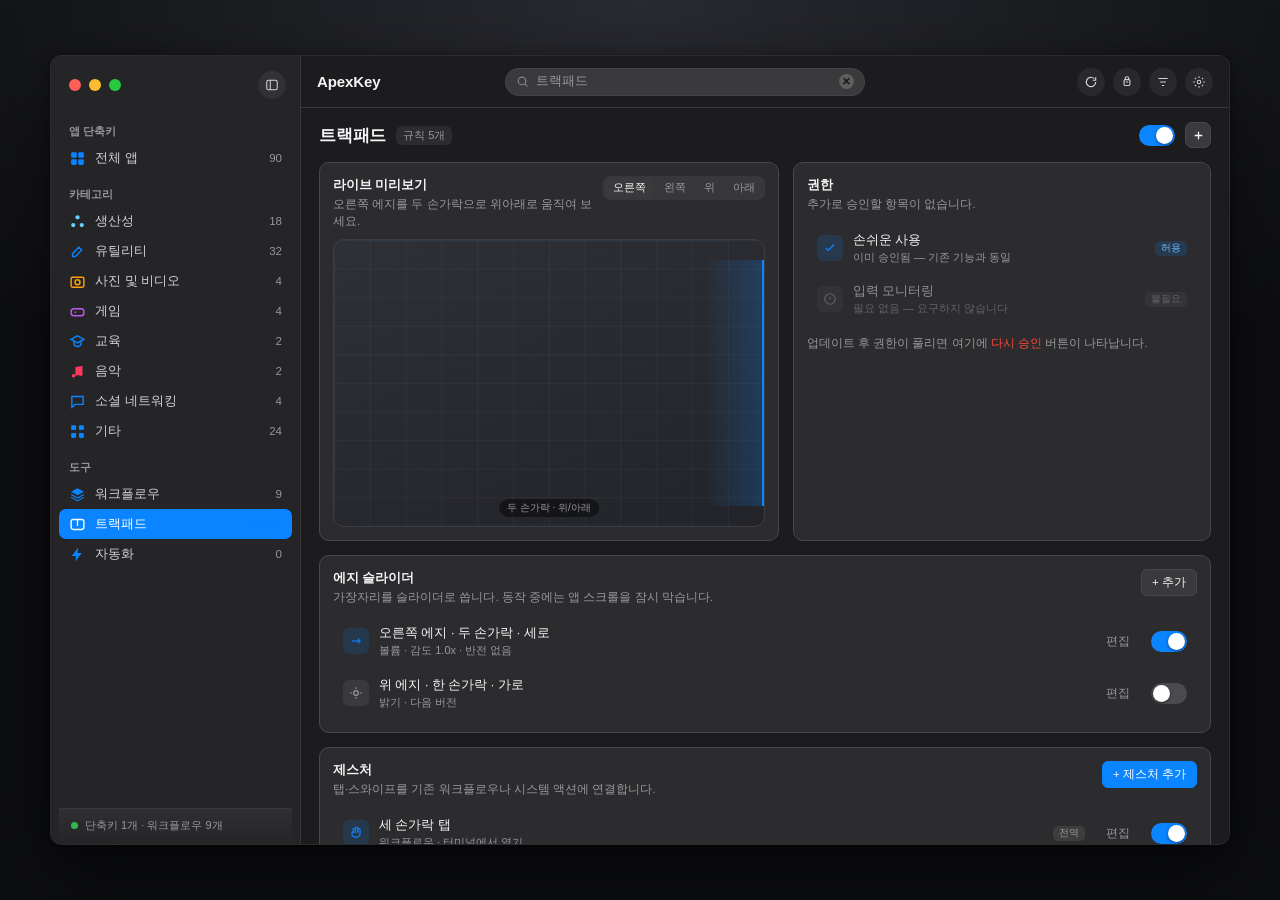
<file: docs/plans/trackpad-gestures-mockup.html>
<!DOCTYPE html>
<html lang="ko">
<head>
<meta charset="UTF-8">
<meta name="viewport" content="width=device-width, initial-scale=1">
<title>ApexKey — 트랙패드 목업 v4 (메뉴 항목·시스템 액션)</title>
<style>
  /* ApexKey Dark 테마 토큰 (CustomTheme+Presets.swift darkDefault) */
  :root{
    --text:#f5f5f7; --text2:#d1d1d6; --text3:#98989d;
    --bg:#1c1c1e; --bg2:#2c2c2e; --bg3:#3a3a3c;
    --sidebar:#252527; --accent:#0a84ff; --accent2:#64d2ff;
    --border:#38383a; --border2:#48484a;
    --card:#2c2c2e; --card-border:#48484a;
    --input:#2c2c2e; --input-border:#545458;
    --success:#30d158; --warning:#ff9f0a; --error:#ff453a;
    --placeholder:#8e8e93;
    --shadow:0 30px 80px rgba(0,0,0,.55), 0 2px 10px rgba(0,0,0,.4);
  }
  *{box-sizing:border-box}
  html,body{height:100%}
  body{
    margin:0; padding:26px; display:flex; align-items:center; justify-content:center;
    background:radial-gradient(1200px 700px at 50% 0%, #2a2b31, #0d0e11 70%);
    font-family:-apple-system,BlinkMacSystemFont,"SF Pro Text","Helvetica Neue",sans-serif;
    color:var(--text); -webkit-font-smoothing:antialiased;
  }

  .window{
    width:min(1180px,100%); height:min(790px,94vh);
    background:var(--bg); border-radius:12px; box-shadow:var(--shadow);
    display:flex; overflow:hidden; border:1px solid rgba(255,255,255,.07);
  }

  /* ── 사이드바 ─────────────────────────────── */
  .sidebar{width:250px; flex:0 0 250px; background:var(--sidebar); border-right:1px solid var(--border);
           display:flex; flex-direction:column; padding:12px 8px 0}
  .side-top{display:flex; align-items:center; height:34px; padding:0 6px 0 10px; margin-bottom:8px}
  .traffic{display:flex; gap:8px}
  .dot{width:12px;height:12px;border-radius:50%}
  .dot.r{background:#ff5f57}.dot.y{background:#febc2e}.dot.g{background:#28c840}
  .side-top .spacer{flex:1}
  .icon-btn{width:28px;height:28px;border-radius:50%;display:grid;place-items:center;color:var(--text2);
            background:rgba(255,255,255,.06);border:0;cursor:pointer}
  .icon-btn:hover{background:rgba(255,255,255,.12)}
  .icon-btn svg{width:14px;height:14px}

  .nav-scroll{overflow:auto; flex:1; padding-bottom:8px}
  .nav-scroll::-webkit-scrollbar{width:8px}
  .nav-scroll::-webkit-scrollbar-thumb{background:rgba(255,255,255,.14);border-radius:8px;border:2px solid transparent;background-clip:content-box}
  .sec{margin:14px 0 4px; padding:0 10px; font-size:11px; font-weight:600; color:var(--text3); letter-spacing:.1px}
  .row{display:flex; align-items:center; gap:9px; height:30px; padding:0 10px; border-radius:7px;
       font-size:13px; color:var(--text2); cursor:pointer; user-select:none; position:relative}
  .row:hover{background:rgba(255,255,255,.06)}
  .row.active{background:var(--accent); color:#fff; font-weight:500}
  .row.active .count{color:rgba(255,255,255,.85)}
  .row .ico{width:17px;height:17px;flex:0 0 17px;display:grid;place-items:center}
  .row .ico svg{width:17px;height:17px}
  .row .label{flex:1; min-width:0; overflow:hidden; text-overflow:ellipsis; white-space:nowrap}
  .count{font-size:11.5px; color:var(--text3); font-variant-numeric:tabular-nums}
  .new{font-size:9px;font-weight:700;letter-spacing:.3px;color:#0a84ff;background:rgba(10,132,255,.16);
       padding:1px 5px;border-radius:4px;margin-left:2px}

  /* SF Symbols 근사 색상 */
  .c-blue{color:#0a84ff}.c-green{color:#30d158}.c-orange{color:#ff9f0a}
  .c-pink{color:#ff375f}.c-purple{color:#bf5af2}.c-teal{color:#64d2ff}

  .side-foot{border-top:1px solid var(--border); padding:9px 12px 11px; display:flex; align-items:center; gap:7px;
             font-size:11px; color:var(--text3); background:linear-gradient(180deg, rgba(58,58,60,.5), rgba(37,37,39,.9))}
  .status-dot{width:7px;height:7px;border-radius:50%;background:var(--success);opacity:.85;flex:0 0 7px}

  /* ── 콘텐츠 ───────────────────────────────── */
  .content{flex:1; display:flex; flex-direction:column; min-width:0; background:var(--bg)}
  .titlebar{height:52px; display:flex; align-items:center; gap:12px; padding:0 16px; border-bottom:1px solid var(--border)}
  .app-title{font-size:15px; font-weight:600; letter-spacing:-.1px; min-width:76px}
  .search{flex:1; max-width:360px; margin:0 auto; height:28px; border-radius:14px; background:var(--bg3);
          display:flex; align-items:center; gap:7px; padding:0 10px; color:var(--text3);
          border:1px solid rgba(255,255,255,.05); font-size:12.5px}
  .search svg{width:13px;height:13px;opacity:.8}
  .search .clear{margin-left:auto; width:15px;height:15px;border-radius:50%;background:rgba(255,255,255,.18);
                 display:grid;place-items:center;color:#1c1c1e;font-size:9px;font-weight:700}
  .title-actions{display:flex; gap:8px; margin-left:auto}

  .head{display:flex; align-items:center; gap:10px; padding:14px 18px 10px}
  .head h1{font-size:17px; margin:0; font-weight:600; letter-spacing:-.2px}
  .head .sub-badge{font-size:11px; color:var(--text3); background:rgba(255,255,255,.07);
                   padding:2px 7px;border-radius:6px}
  .head .spacer{flex:1}
  .round-add{width:26px;height:26px;border-radius:7px;border:1px solid var(--border2);background:var(--bg3);
             color:var(--text);display:grid;place-items:center;cursor:pointer}
  .round-add:hover{background:#48484a}
  .round-add svg{width:13px;height:13px}

  .scroll{flex:1; overflow:auto; padding:4px 18px 24px}
  .scroll::-webkit-scrollbar{width:9px}
  .scroll::-webkit-scrollbar-thumb{background:rgba(255,255,255,.14);border-radius:9px;border:2px solid transparent;background-clip:content-box}

  .grid2{display:grid; grid-template-columns:minmax(0,1.1fr) minmax(0,1fr); gap:14px; margin-bottom:14px}
  @media (max-width:980px){.grid2{grid-template-columns:1fr}}

  .panel{background:var(--card); border:1px solid var(--card-border); border-radius:10px; padding:13px}
  .panel h3{margin:0; font-size:13px; font-weight:600; letter-spacing:-.1px}
  .panel .desc{font-size:11.5px; color:var(--text3); margin-top:2px; line-height:1.45}
  .panel-head{display:flex; align-items:flex-start; gap:10px; margin-bottom:10px}

  /* 트랙패드 */
  .pad{position:relative; width:100%; aspect-ratio:1.5/1; border-radius:11px;
       background:linear-gradient(160deg,#2f3036,#232429); border:1px solid #3c3d43; overflow:hidden}
  .pad .grid{position:absolute; inset:0;
    background-image:linear-gradient(rgba(255,255,255,.035) 1px,transparent 1px),
                     linear-gradient(90deg,rgba(255,255,255,.035) 1px,transparent 1px);
    background-size:8.33% 10%}
  .zone{position:absolute; transition:.16s}
  .zone.right{right:0; top:7%; bottom:7%; width:13%; border-right:2px solid var(--accent);
    background:linear-gradient(90deg, rgba(10,132,255,.02), rgba(10,132,255,.22))}
  .zone.left{left:0; top:7%; bottom:7%; width:13%; border-left:2px solid rgba(10,132,255,.2)}
  .zone.top{left:7%; right:7%; top:0; height:13%; border-top:2px solid rgba(10,132,255,.2)}
  .zone.bottom{left:7%; right:7%; bottom:0; height:13%; border-bottom:2px solid rgba(10,132,255,.2)}
  .zone.off{opacity:.18}
  .finger{position:absolute; width:24px;height:24px;border-radius:50%; transform:translate(-50%,-50%) scale(.4);
    background:radial-gradient(circle at 35% 30%, #fff, rgba(255,255,255,.5) 55%, rgba(10,132,255,.4));
    border:1.5px solid rgba(10,132,255,.8); opacity:0; transition:opacity .12s, transform .1s; pointer-events:none}
  .finger.on{opacity:1; transform:translate(-50%,-50%) scale(1)}
  .pad-hint{position:absolute; left:50%; bottom:9px; transform:translateX(-50%);
    font-size:10px; color:var(--text3); background:rgba(0,0,0,.45); padding:2px 8px; border-radius:999px; white-space:nowrap}

  .hud{position:absolute; left:50%; top:14px; transform:translate(-50%,-6px) scale(.96); opacity:0;
    display:flex; align-items:center; gap:9px; padding:8px 12px; border-radius:11px;
    background:rgba(28,28,30,.9); -webkit-backdrop-filter:blur(18px); backdrop-filter:blur(18px);
    border:1px solid rgba(255,255,255,.1); box-shadow:0 10px 28px rgba(0,0,0,.5);
    transition:.15s; pointer-events:none}
  .hud.on{opacity:1; transform:translate(-50%,0) scale(1)}
  .hud svg{width:15px;height:15px;color:var(--text2)}
  .hud .bar{width:96px;height:4px;border-radius:99px;background:rgba(255,255,255,.2);overflow:hidden}
  .hud .fill{height:100%;width:25%;background:var(--accent);border-radius:99px;transition:width .05s}
  .hud .val{font-size:10.5px;color:var(--text2);font-variant-numeric:tabular-nums;min-width:29px;text-align:right}

  /* 행 */
  .list{margin-top:8px; display:flex; flex-direction:column; gap:1px}
  .item{display:flex; align-items:center; gap:10px; padding:9px 10px; border-radius:7px; background:transparent}
  .item:hover{background:rgba(255,255,255,.045)}
  .item .ico{width:26px;height:26px;border-radius:6px;display:grid;place-items:center;flex:0 0 26px;
    background:rgba(10,132,255,.14); color:var(--accent)}
  .item .ico svg{width:14px;height:14px}
  .item .t{font-size:12.5px; font-weight:500}
  .item .d{font-size:11px; color:var(--text3); margin-top:1px}
  .tag{font-size:9.5px; padding:1px 6px; border-radius:5px; background:rgba(255,255,255,.08); color:var(--text3)}
  .tag.blue{background:rgba(10,132,255,.16); color:#6cb8ff}
  .grow{flex:1; min-width:0}
  .chev{width:12px;height:12px;color:var(--text3);opacity:.8}

  /* 컨트롤 */
  .switch{position:relative; width:36px;height:21px;flex:0 0 36px;cursor:pointer;display:inline-block}
  .switch input{display:none}
  .switch .track{position:absolute;inset:0;border-radius:99px;background:rgba(120,120,128,.4);transition:.16s}
  .switch .thumb{position:absolute;top:2px;left:2px;width:17px;height:17px;border-radius:50%;background:#fff;
                 box-shadow:0 1px 3px rgba(0,0,0,.45);transition:.16s}
  .switch input:checked + .track{background:var(--accent)}
  .switch input:checked + .track + .thumb{transform:translateX(15px)}

  .seg{display:flex; gap:2px; background:rgba(255,255,255,.06); padding:2px; border-radius:7px}
  .seg button{border:0; background:transparent; color:var(--text3); font-size:10.5px; font-weight:500;
              padding:3px 8px; border-radius:5px; cursor:pointer}
  .seg button.on{background:var(--bg3); color:var(--text)}

  .btn{border:1px solid var(--border2); border-radius:6px; padding:5px 10px; font-size:11.5px; font-weight:500;
       background:var(--bg3); color:var(--text); cursor:pointer}
  .btn:hover{background:#48484a}
  .btn.primary{background:var(--accent); border-color:var(--accent); color:#fff}
  .btn.primary:hover{filter:brightness(1.08)}
  .btn.plain{background:transparent; border-color:transparent; color:var(--text3)}
  .btn.plain:hover{background:rgba(255,255,255,.06); color:var(--text)}

  .banner{display:none; align-items:center; gap:8px; font-size:11.5px; padding:9px 11px; border-radius:8px;
          background:rgba(255,159,10,.12); border:1px solid rgba(255,159,10,.28); color:#ffbe55; margin-bottom:12px}
  .banner.on{display:flex}

  .advanced{display:none; margin-top:10px}
  .advanced.on{display:block}

  .fade{opacity:.4; pointer-events:none; filter:grayscale(.5); transition:.2s}

  /* ── 세부 설정 시트 ─────────────────────── */
  .sheet{width:min(700px,100%); max-height:92vh; display:flex; flex-direction:column;
         background:#232427; border:1px solid var(--border2); border-radius:12px;
         box-shadow:0 40px 100px rgba(0,0,0,.65); overflow:hidden}
  .sheet-head{display:flex; align-items:flex-start; gap:10px; padding:14px 16px; border-bottom:1px solid var(--border)}
  .sheet-head .t{font-size:14px; font-weight:600; letter-spacing:-.1px}
  .sheet-head .d{font-size:11px; color:var(--text3); margin-top:2px; line-height:1.45}
  .sheet-head .close{margin-left:auto; flex:0 0 24px; width:24px; height:24px; border-radius:50%; border:0;
                     background:rgba(255,255,255,.08); color:var(--text2); display:grid; place-items:center;
                     cursor:pointer; font-size:11px; line-height:1}
  .sheet-head .close:hover{background:rgba(255,255,255,.16); color:var(--text)}
  .sheet-body{overflow:auto; padding:14px 16px; display:flex; flex-direction:column; gap:12px}
  .sheet-body::-webkit-scrollbar{width:9px}
  .sheet-body::-webkit-scrollbar-thumb{background:rgba(255,255,255,.14);border-radius:9px;border:2px solid transparent;background-clip:content-box}
  .sheet-foot{display:flex; align-items:center; gap:8px; padding:12px 16px;
              border-top:1px solid var(--border); background:rgba(255,255,255,.025)}
  .sheet-foot .grow{flex:1}

  .grp{border:1px solid var(--border); border-radius:10px; overflow:hidden; background:rgba(255,255,255,.02)}
  .grp-title{font-size:10px; font-weight:600; color:var(--text3); letter-spacing:.4px;
             padding:7px 11px; background:rgba(255,255,255,.035); border-bottom:1px solid var(--border)}
  .frow{display:flex; flex-direction:column; gap:6px; padding:10px 11px; border-bottom:1px solid rgba(255,255,255,.05)}
  .frow:last-child{border-bottom:0}
  .frow .top{display:flex; align-items:center; gap:10px}
  .frow .lab{font-size:12px; flex:1; min-width:0}
  .frow .ctl{display:flex; align-items:center; gap:7px; justify-content:flex-end; flex-wrap:wrap}
  .frow .hint{font-size:10.5px; color:var(--text3); line-height:1.5}
  .frow.off{opacity:.42}
  .frow.off .hint{opacity:.9}

  .val{font-size:11px; color:var(--text2); font-variant-numeric:tabular-nums; min-width:42px; text-align:right}
  input[type=range]{-webkit-appearance:none; appearance:none; width:172px; height:4px; border-radius:99px;
    background:linear-gradient(90deg,var(--accent) 0%,var(--accent) var(--p,50%),rgba(255,255,255,.16) var(--p,50%));
    outline:none; cursor:pointer}
  input[type=range]::-webkit-slider-thumb{-webkit-appearance:none; width:13px; height:13px; border-radius:50%;
    background:#fff; box-shadow:0 1px 3px rgba(0,0,0,.5); cursor:pointer}

  .edge-pick{display:grid; grid-template-columns:repeat(3,26px); grid-template-rows:repeat(3,26px); gap:3px;
             padding:3px; background:rgba(255,255,255,.05); border-radius:8px}
  .edge-pick button{border:0; border-radius:5px; background:rgba(255,255,255,.07); color:var(--text3);
                    cursor:pointer; display:grid; place-items:center; padding:0}
  .edge-pick button svg{width:12px;height:12px}
  .edge-pick button:hover{background:rgba(255,255,255,.14); color:var(--text2)}
  .edge-pick button.on{background:var(--accent); color:#fff}
  .edge-pick .mid{background:transparent; pointer-events:none; display:grid; place-items:center}
  .edge-pick .mid span{width:8px;height:8px;border-radius:50%;background:rgba(255,255,255,.18)}

  .pad.mini{aspect-ratio:1.7/1; max-width:280px; margin:0 auto; cursor:crosshair}
  .pad.mini .zone.right{width:15%}
  .pad.mini .zone.left{width:15%}
  .pad.mini .zone.top{height:15%}
  .pad.mini .zone.bottom{height:15%}
  .pad.mini .finger{width:18px;height:18px}
  .pad.mini .hud{top:auto; bottom:10px; padding:6px 9px; gap:7px}
  .pad.mini .hud .bar{width:74px;height:3px}
  .pad.mini .pad-hint{font-size:9.5px; bottom:5px}

  .note{display:flex; gap:7px; align-items:flex-start; font-size:10.5px; line-height:1.5;
        color:var(--text2); background:rgba(10,132,255,.08); border:1px solid rgba(10,132,255,.2);
        border-radius:8px; padding:8px 10px}
  .note svg{width:12px;height:12px;flex:0 0 12px;margin-top:1px;color:var(--accent)}
  .note.warn{background:rgba(255,159,10,.09); border-color:rgba(255,159,10,.24); color:#ffc266}
  .note.warn svg{color:var(--warning)}
  .note .grow{min-width:0}
  #gSummary,#sSummary{display:block; overflow:hidden; text-overflow:ellipsis; white-space:nowrap}

  .chips.tight{margin:0; gap:5px}
  .chips.tight .chip{padding:4px 8px; font-size:10.5px}

  .choice{display:flex; align-items:center; gap:10px; padding:11px 12px; border-radius:9px;
          background:rgba(255,255,255,.04); border:1px solid var(--border); cursor:pointer; text-align:left; color:var(--text)}
  .choice:hover{background:rgba(255,255,255,.08); border-color:var(--border2)}
  .choice .ico{width:30px;height:30px;border-radius:8px;display:grid;place-items:center;flex:0 0 30px;
               background:rgba(10,132,255,.16); color:var(--accent)}
  .choice .ico svg{width:16px;height:16px}
  .choice .t{font-size:12.5px; font-weight:600}
  .choice .d{font-size:10.5px; color:var(--text3); margin-top:1px; line-height:1.4}
  .choice .chev{margin-left:auto;color:var(--text3);width:13px;height:13px}

  select.compact{width:auto; min-width:148px; max-width:100%; padding:5px 8px; font-size:11.5px}
  .btn.small{padding:4px 9px; font-size:11px}
  .btn.danger{background:transparent; border-color:transparent; color:var(--error)}
  .btn.danger:hover{background:rgba(255,69,58,.14)}

  /* 모달 */
  .overlay{position:fixed; inset:0; background:rgba(0,0,0,.5); -webkit-backdrop-filter:blur(4px); backdrop-filter:blur(4px);
           display:none; align-items:center; justify-content:center; padding:24px; z-index:30}
  .overlay.on{display:flex}
  .modal{width:min(520px,100%); background:#232427; border:1px solid var(--border2); border-radius:12px;
         box-shadow:0 30px 80px rgba(0,0,0,.6); padding:18px}
  .modal h2{margin:0 0 3px; font-size:15px}
  .modal .desc{font-size:11.5px; color:var(--text3)}
  .chips{display:flex; flex-wrap:wrap; gap:6px; margin:12px 0}
  .chip{font-size:11px; padding:5px 9px; border-radius:6px; background:rgba(255,255,255,.07);
        border:1px solid transparent; cursor:pointer; color:var(--text2)}
  .chip.on{background:rgba(10,132,255,.18); border-color:rgba(10,132,255,.6); color:#fff}
  select{width:100%; padding:7px 8px; border-radius:7px; border:1px solid var(--input-border);
         background:var(--input); color:var(--text); font-size:12px}
  .modal .actions{display:flex; justify-content:flex-end; gap:8px; margin-top:16px}

  .foot-note{font-size:10.5px; color:var(--text3); text-align:center; padding-top:14px}
  .kbd{font-size:10px; padding:1px 5px; border-radius:4px; background:rgba(255,255,255,.08); border:1px solid var(--border)}
</style>
</head>
<body>
<div class="window">
  <!-- 사이드바 -->
  <aside class="sidebar">
    <div class="side-top">
      <div class="traffic"><span class="dot r"></span><span class="dot y"></span><span class="dot g"></span></div>
      <span class="spacer"></span>
      <button class="icon-btn" title="사이드바">
        <svg viewBox="0 0 24 24" fill="none" stroke="currentColor" stroke-width="1.8"><rect x="3" y="4" width="18" height="16" rx="3"/><path d="M9 4v16"/></svg>
      </button>
    </div>

    <div class="nav-scroll">
      <div class="sec">앱 단축키</div>
      <div class="row"><span class="ico c-blue"><svg viewBox="0 0 24 24" fill="currentColor"><rect x="3" y="3" width="8" height="8" rx="2"/><rect x="13" y="3" width="8" height="8" rx="2"/><rect x="3" y="13" width="8" height="8" rx="2"/><rect x="13" y="13" width="8" height="8" rx="2"/></svg></span><span class="label">전체 앱</span><span class="count">90</span></div>

      <div class="sec">카테고리</div>
      <div class="row"><span class="ico c-teal"><svg viewBox="0 0 24 24" fill="currentColor"><circle cx="12" cy="6" r="3"/><circle cx="6" cy="17" r="3"/><circle cx="18" cy="17" r="3"/></svg></span><span class="label">생산성</span><span class="count">18</span></div>
      <div class="row"><span class="ico c-blue"><svg viewBox="0 0 24 24" fill="none" stroke="currentColor" stroke-width="2"><path d="M14 6l4 4-9 9H5v-4z"/></svg></span><span class="label">유틸리티</span><span class="count">32</span></div>
      <div class="row"><span class="ico c-orange"><svg viewBox="0 0 24 24" fill="none" stroke="currentColor" stroke-width="2"><rect x="3" y="6" width="18" height="14" rx="2"/><circle cx="12" cy="13" r="3.5"/></svg></span><span class="label">사진 및 비디오</span><span class="count">4</span></div>
      <div class="row"><span class="ico c-purple"><svg viewBox="0 0 24 24" fill="none" stroke="currentColor" stroke-width="2"><rect x="3" y="8" width="18" height="10" rx="4"/><path d="M8 13h2M9 12v2M15 13h.01M17 13h.01"/></svg></span><span class="label">게임</span><span class="count">4</span></div>
      <div class="row"><span class="ico c-blue"><svg viewBox="0 0 24 24" fill="none" stroke="currentColor" stroke-width="2"><path d="M3 9l9-5 9 5-9 5z"/><path d="M7 12v4c0 1.5 2.5 3 5 3s5-1.5 5-3v-4"/></svg></span><span class="label">교육</span><span class="count">2</span></div>
      <div class="row"><span class="ico c-pink"><svg viewBox="0 0 24 24" fill="currentColor"><path d="M9 18V6l10-2v12"/><circle cx="6.5" cy="18" r="2.5"/><circle cx="16.5" cy="16" r="2.5"/></svg></span><span class="label">음악</span><span class="count">2</span></div>
      <div class="row"><span class="ico c-blue"><svg viewBox="0 0 24 24" fill="none" stroke="currentColor" stroke-width="2"><path d="M4 5h16v11H9l-5 4z"/></svg></span><span class="label">소셜 네트워킹</span><span class="count">4</span></div>
      <div class="row"><span class="ico c-blue"><svg viewBox="0 0 24 24" fill="currentColor"><rect x="3" y="3" width="7" height="7" rx="1.5"/><rect x="14" y="3" width="7" height="7" rx="1.5"/><rect x="3" y="14" width="7" height="7" rx="1.5"/><rect x="14" y="14" width="7" height="7" rx="1.5"/></svg></span><span class="label">기타</span><span class="count">24</span></div>

      <div class="sec">도구</div>
      <div class="row"><span class="ico c-blue"><svg viewBox="0 0 24 24" fill="currentColor"><path d="M12 3l9 5-9 5-9-5z"/><path d="M3 12l9 5 9-5" stroke="currentColor" stroke-width="1.6" fill="none"/><path d="M3 16l9 5 9-5" stroke="currentColor" stroke-width="1.6" fill="none"/></svg></span><span class="label">워크플로우</span><span class="count">9</span></div>
      <div class="row active"><span class="ico" style="color:#fff"><svg viewBox="0 0 24 24" fill="none" stroke="currentColor" stroke-width="1.9"><rect x="3" y="5" width="18" height="14" rx="3"/><path d="M12 5v9"/></svg></span><span class="label">트랙패드</span><span class="new">NEW</span></div>
      <div class="row"><span class="ico c-blue"><svg viewBox="0 0 24 24" fill="currentColor"><path d="M13 2L4 14h6l-1 8 9-12h-6z"/></svg></span><span class="label">자동화</span><span class="count">0</span></div>
    </div>

    <div class="side-foot"><span class="status-dot"></span>단축키 1개 · 워크플로우 9개</div>
  </aside>

  <!-- 콘텐츠 -->
  <main class="content">
    <div class="titlebar">
      <div class="app-title">ApexKey</div>
      <div class="search">
        <svg viewBox="0 0 24 24" fill="none" stroke="currentColor" stroke-width="2.2"><circle cx="11" cy="11" r="7"/><path d="M16.5 16.5L21 21"/></svg>
        <span>트랙패드</span>
        <span class="clear">✕</span>
      </div>
      <div class="title-actions">
        <button class="icon-btn" title="새로고침"><svg viewBox="0 0 24 24" fill="none" stroke="currentColor" stroke-width="2"><path d="M20 12a8 8 0 1 1-2.3-5.7"/><path d="M20 4v5h-5"/></svg></button>
        <button class="icon-btn" title="단축키"><svg viewBox="0 0 24 24" fill="none" stroke="currentColor" stroke-width="1.9"><path d="M9 8V6a3 3 0 0 1 3-3h0a3 3 0 0 1 3 3v2"/><rect x="7" y="8" width="10" height="10" rx="2"/><path d="M10 12h4"/></svg></button>
        <button class="icon-btn" title="필터"><svg viewBox="0 0 24 24" fill="none" stroke="currentColor" stroke-width="2"><path d="M4 6h16M7 12h10M10 18h4"/></svg></button>
        <button class="icon-btn" title="설정"><svg viewBox="0 0 24 24" fill="none" stroke="currentColor" stroke-width="1.8"><circle cx="12" cy="12" r="3"/><path d="M12 2v3M12 19v3M2 12h3M19 12h3M5 5l2 2M17 17l2 2M19 5l-2 2M7 17l-2 2"/></svg></button>
      </div>
    </div>

    <div class="head">
      <h1>트랙패드</h1>
      <span class="sub-badge" id="ruleCount">규칙 4개</span>
      <span class="spacer"></span>
      <label class="switch" title="트랙패드 기능 켜기/끄기">
        <input type="checkbox" id="master" checked><span class="track"></span><span class="thumb"></span>
      </label>
      <button class="round-add" onclick="openChooser()" title="규칙 추가">
        <svg viewBox="0 0 24 24" fill="none" stroke="currentColor" stroke-width="2.4"><path d="M12 5v14M5 12h14"/></svg>
      </button>
    </div>

    <div class="scroll">
      <div class="banner" id="offBanner">
        <svg width="14" height="14" viewBox="0 0 24 24" fill="none" stroke="currentColor" stroke-width="2"><circle cx="12" cy="12" r="9"/><path d="M12 8v5"/><circle cx="12" cy="16.5" r=".8" fill="currentColor"/></svg>
        트랙패드 기능이 꺼져 있습니다. 켜면 설정한 제스처가 동작합니다.
      </div>

      <div id="body">
        <div class="grid2">
          <!-- 미리보기 -->
          <section class="panel">
            <div class="panel-head">
              <div class="grow">
                <h3>라이브 미리보기</h3>
                <div class="desc">오른쪽 에지를 두 손가락으로 위아래로 움직여 보세요.</div>
              </div>
              <div class="seg" id="edgeSeg">
                <button class="on" data-edge="right">오른쪽</button>
                <button data-edge="left">왼쪽</button>
                <button data-edge="top">위</button>
                <button data-edge="bottom">아래</button>
              </div>
            </div>
            <div class="pad" id="pad">
              <div class="grid"></div>
              <div class="zone right" id="zone-right"></div>
              <div class="zone left off" id="zone-left"></div>
              <div class="zone top off" id="zone-top"></div>
              <div class="zone bottom off" id="zone-bottom"></div>
              <div class="finger" id="f1"></div>
              <div class="finger" id="f2"></div>
              <div class="hud" id="hud">
                <svg viewBox="0 0 24 24" fill="currentColor"><path d="M4 9h3l4-3v12l-4-3H4z"/><path d="M15.5 8.5a4 4 0 0 1 0 7" stroke="currentColor" stroke-width="1.6" fill="none" stroke-linecap="round"/></svg>
                <div class="bar"><div class="fill" id="hudFill"></div></div>
                <span class="val" id="hudVal">25%</span>
              </div>
              <div class="pad-hint" id="padHint">두 손가락 · 위/아래</div>
            </div>
          </section>

          <!-- 권한 -->
          <section class="panel">
            <div class="panel-head">
              <div class="grow">
                <h3>권한</h3>
                <div class="desc">추가로 승인할 항목이 없습니다.</div>
              </div>
            </div>
            <div class="item">
              <span class="ico"><svg viewBox="0 0 24 24" fill="none" stroke="currentColor" stroke-width="2.2"><path d="M5 12l4 4L19 6"/></svg></span>
              <div class="grow"><div class="t">손쉬운 사용</div><div class="d">이미 승인됨 — 기존 기능과 동일</div></div>
              <span class="tag blue">허용</span>
            </div>
            <div class="item" style="opacity:.5">
              <span class="ico" style="background:rgba(255,255,255,.07);color:var(--text3)"><svg viewBox="0 0 24 24" fill="none" stroke="currentColor" stroke-width="2"><circle cx="12" cy="12" r="9"/><path d="M12 8v5"/></svg></span>
              <div class="grow"><div class="t">입력 모니터링</div><div class="d">필요 없음 — 요구하지 않습니다</div></div>
              <span class="tag">불필요</span>
            </div>
            <div class="desc" style="margin-top:10px">업데이트 후 권한이 풀리면 여기에 <span style="color:var(--error)">다시 승인</span> 버튼이 나타납니다.</div>
          </section>
        </div>

        <!-- 에지 슬라이더 -->
        <section class="panel" style="margin-bottom:14px">
          <div class="panel-head">
            <div class="grow">
              <h3>에지 슬라이더</h3>
              <div class="desc">가장자리를 슬라이더로 씁니다. 동작 중에는 앱 스크롤을 잠시 막습니다.</div>
            </div>
            <button class="btn" onclick="openSliderSheet()">+ 추가</button>
          </div>
          <div class="list" id="sliderList">
            <div class="item" data-edge="right" data-fingers="2" data-axis="v" data-target="volume" data-sens="1" data-invert="0" data-suppress="1">
              <span class="ico"><svg viewBox="0 0 24 24" fill="none" stroke="currentColor" stroke-width="2"><path d="M5 12h14"/><path d="M15 8l4 4-4 4"/></svg></span>
              <div class="grow"><div class="t">오른쪽 에지 · 두 손가락 · 세로</div><div class="d">볼륨 · 감도 1.0x · 반전 없음</div></div>
              <button class="btn plain" onclick="openSliderSheet(this)">편집</button>
              <label class="switch"><input type="checkbox" checked><span class="track"></span><span class="thumb"></span></label>
            </div>
            <div class="item" data-edge="top" data-fingers="1" data-axis="h" data-target="brightness" data-sens="1" data-invert="0" data-suppress="1">
              <span class="ico" style="background:rgba(255,255,255,.07);color:var(--text3)"><svg viewBox="0 0 24 24" fill="none" stroke="currentColor" stroke-width="2"><circle cx="12" cy="12" r="4"/><path d="M12 2v3M12 19v3M2 12h3M19 12h3"/></svg></span>
              <div class="grow"><div class="t">위 에지 · 한 손가락 · 가로</div><div class="d">밝기 · 다음 버전</div></div>
              <button class="btn plain" onclick="openSliderSheet(this)">편집</button>
              <label class="switch"><input type="checkbox"><span class="track"></span><span class="thumb"></span></label>
            </div>
          </div>
        </section>

        <!-- 제스처 -->
        <section class="panel" style="margin-bottom:14px">
          <div class="panel-head">
            <div class="grow">
              <h3>제스처</h3>
              <div class="desc">탭·스와이프를 기존 워크플로우나 시스템 액션에 연결합니다.</div>
            </div>
            <button class="btn primary" onclick="openGestureSheet()">+ 제스처 추가</button>
          </div>
          <div class="list" id="gestureList">
            <div class="item" data-kind="tap" data-fingers="3" data-dir="" data-action="workflow" data-name="워크플로우 · 터미널에서 열기" data-scope="global" data-repeat="0">
              <span class="ico"><svg viewBox="0 0 24 24" fill="none" stroke="currentColor" stroke-width="2"><path d="M7 11V6a2 2 0 1 1 4 0v5"/><path d="M11 11V4a2 2 0 1 1 4 0v7"/><path d="M15 11V6a2 2 0 1 1 4 0v7a6 6 0 0 1-6 6h-2a6 6 0 0 1-6-6v-1a2 2 0 1 1 4 0"/></svg></span>
              <div class="grow"><div class="t">세 손가락 탭</div><div class="d">워크플로우 · 터미널에서 열기</div></div>
              <span class="tag">전역</span>
              <button class="btn plain" onclick="openGestureSheet(this)">편집</button>
              <label class="switch"><input type="checkbox" checked><span class="track"></span><span class="thumb"></span></label>
            </div>
            <div class="item" data-kind="swipe" data-fingers="4" data-dir="left" data-action="system" data-name="시스템 액션 · 이전 데스크탑" data-scope="global" data-repeat="0">
              <span class="ico"><svg viewBox="0 0 24 24" fill="none" stroke="currentColor" stroke-width="2"><path d="M5 12h14"/><path d="M9 8l-4 4 4 4"/><path d="M15 8l4 4-4 4"/></svg></span>
              <div class="grow"><div class="t">네 손가락 스와이프 ←</div><div class="d">시스템 액션 · 이전 데스크탑</div></div>
              <span class="tag">전역</span>
              <button class="btn plain" onclick="openGestureSheet(this)">편집</button>
              <label class="switch"><input type="checkbox" checked><span class="track"></span><span class="thumb"></span></label>
            </div>
            <div class="item" data-kind="swipe" data-fingers="4" data-dir="down" data-action="menu" data-app="com.apple.Safari" data-menuPath="보기 › 번역 › 한국어로 번역" data-name="메뉴 · Safari · 보기 › 번역 › 한국어로 번역" data-scope="global" data-repeat="0">
              <span class="ico"><svg viewBox="0 0 24 24" fill="none" stroke="currentColor" stroke-width="2"><path d="M4 6h16M4 12h10M4 18h7"/></svg></span>
              <div class="grow"><div class="t">네 손가락 스와이프 ↓</div><div class="d">메뉴 · Safari · 보기 › 번역 › 한국어로 번역</div></div>
              <span class="tag">전역</span>
              <button class="btn plain" onclick="openGestureSheet(this)">편집</button>
              <label class="switch"><input type="checkbox" checked><span class="track"></span><span class="thumb"></span></label>
            </div>
          </div>
        </section>

        <!-- 고급 -->
        <section class="panel">
          <div class="panel-head" style="margin-bottom:0">
            <div class="grow">
              <h3>고급</h3>
              <div class="desc">오탐이 잦을 때만 조정하세요. 기본값은 실측으로 정해졌습니다.</div>
            </div>
            <button class="btn plain" id="advBtn" onclick="toggleAdvanced(event)">펼치기</button>
          </div>
          <div class="advanced" id="advanced">
            <div class="item"><div class="grow"><div class="t">에지 폭</div><div class="d">트랙패드 너비의 12%</div></div><span class="tag">12%</span></div>
            <div class="item"><div class="grow"><div class="t">활성화 임계값</div><div class="d">세로 이동 누적 6%</div></div><span class="tag">6%</span></div>
            <div class="item"><div class="grow"><div class="t">쿨다운</div><div class="d">연속 트리거 사이 최소 간격</div></div><span class="tag">250ms</span></div>
            <div class="item"><div class="grow"><div class="t">엄지 무시 영역</div><div class="d">하단 15% — 팜 리젝트</div></div><span class="tag blue">켜짐</span></div>
          </div>
        </section>

        <div class="foot-note"><span class="kbd">⌥</span> 를 누른 채 제스처를 쓰면 이번 한 번은 실행되지 않습니다.</div>
      </div>
    </div>
  </main>
</div>

<!-- 규칙 추가 선택 -->
<div class="overlay" id="chooser">
  <div class="sheet" style="width:min(470px,100%)">
    <div class="sheet-head">
      <div class="grow">
        <div class="t">무엇을 추가할까요?</div>
        <div class="d">에지 슬라이더와 제스처는 설정 항목이 다릅니다.</div>
      </div>
      <button class="close" onclick="closeSheets()">✕</button>
    </div>
    <div class="sheet-body">
      <button class="choice" onclick="closeSheets(); openSliderSheet()">
        <span class="ico"><svg viewBox="0 0 24 24" fill="none" stroke="currentColor" stroke-width="2"><path d="M12 5v14"/><path d="M8 9l4-4 4 4"/></svg></span>
        <span class="grow">
          <span class="t" style="display:block">에지 슬라이더</span>
          <span class="d" style="display:block">가장자리 스와이프로 볼륨 같은 값을 연속으로 바꿉니다.</span>
        </span>
        <svg class="chev" viewBox="0 0 24 24" fill="none" stroke="currentColor" stroke-width="2.4"><path d="M9 6l6 6-6 6"/></svg>
      </button>
      <button class="choice" onclick="closeSheets(); openGestureSheet()">
        <span class="ico"><svg viewBox="0 0 24 24" fill="none" stroke="currentColor" stroke-width="2"><path d="M7 11V6a2 2 0 1 1 4 0v5"/><path d="M11 11V4a2 2 0 1 1 4 0v7"/><path d="M15 11V6a2 2 0 1 1 4 0v7a6 6 0 0 1-6 6h-2a6 6 0 0 1-6-6v-1a2 2 0 1 1 4 0"/></svg></span>
        <span class="grow">
          <span class="t" style="display:block">제스처</span>
          <span class="d" style="display:block">탭·스와이프를 워크플로우나 단축키에 연결합니다.</span>
        </span>
        <svg class="chev" viewBox="0 0 24 24" fill="none" stroke="currentColor" stroke-width="2.4"><path d="M9 6l6 6-6 6"/></svg>
      </button>
    </div>
  </div>
</div>

<!-- 에지 슬라이더 시트 -->
<div class="overlay" id="sliderSheet">
  <div class="sheet">
    <div class="sheet-head">
      <div class="grow">
        <div class="t" id="sliderTitle">에지 슬라이더 추가</div>
        <div class="d">가장자리에서 손가락을 움직여 값을 연속으로 바꿉니다.</div>
      </div>
      <button class="close" onclick="closeSheets()">✕</button>
    </div>

    <div class="sheet-body">
      <div class="note">
        <svg viewBox="0 0 24 24" fill="none" stroke="currentColor" stroke-width="2"><circle cx="12" cy="12" r="9"/><path d="M12 8h.01M11 12h1v4h1"/></svg>
        <span class="grow" id="sSummary">오른쪽 에지 · 두 손가락 · 세로 · 볼륨</span>
      </div>

      <div class="pad mini" id="miniPad">
        <div class="grid"></div>
        <div class="zone right" id="mz-right"></div>
        <div class="zone left off" id="mz-left"></div>
        <div class="zone top off" id="mz-top"></div>
        <div class="zone bottom off" id="mz-bottom"></div>
        <div class="finger" id="mf1"></div>
        <div class="finger" id="mf2"></div>
        <div class="hud" id="miniHud">
          <svg viewBox="0 0 24 24" fill="currentColor"><path d="M4 9h3l4-3v12l-4-3H4z"/><path d="M15.5 8.5a4 4 0 0 1 0 7" stroke="currentColor" stroke-width="1.6" fill="none" stroke-linecap="round"/></svg>
          <div class="bar"><div class="fill" id="miniFill"></div></div>
          <span class="val" id="miniVal">25%</span>
        </div>
        <div class="pad-hint" id="miniHint">에지를 누르거나 드래그해 보세요</div>
      </div>

      <div class="grp">
        <div class="grp-title">동작</div>

        <div class="frow">
          <div class="top">
            <span class="lab">위치</span>
            <div class="ctl">
              <div class="edge-pick" id="sEdge">
                <span></span>
                <button data-v="top" title="위"><svg viewBox="0 0 24 24" fill="none" stroke="currentColor" stroke-width="2.4"><path d="M12 19V5M6 11l6-6 6 6"/></svg></button>
                <span></span>
                <button data-v="left" title="왼쪽"><svg viewBox="0 0 24 24" fill="none" stroke="currentColor" stroke-width="2.4"><path d="M19 12H5M11 6l-6 6 6 6"/></svg></button>
                <span class="mid"><span></span></span>
                <button data-v="right" class="on" title="오른쪽"><svg viewBox="0 0 24 24" fill="none" stroke="currentColor" stroke-width="2.4"><path d="M5 12h14M13 6l6 6-6 6"/></svg></button>
                <span></span>
                <button data-v="bottom" title="아래"><svg viewBox="0 0 24 24" fill="none" stroke="currentColor" stroke-width="2.4"><path d="M12 5v14M6 13l6 6 6-6"/></svg></button>
                <span></span>
              </div>
            </div>
          </div>
          <div class="hint">손가락이 전부 이 영역 안에 있어야 슬라이더로 인식합니다.</div>
        </div>

        <div class="frow">
          <div class="top">
            <span class="lab">손가락 수</span>
            <div class="ctl">
              <div class="seg" id="sFingers">
                <button data-v="1">1</button>
                <button data-v="2" class="on">2</button>
                <button data-v="3">3</button>
              </div>
            </div>
          </div>
          <div class="hint">두 손가락을 권장합니다. 한 손가락은 커서 이동과 겹칩니다.</div>
        </div>

        <div class="frow">
          <div class="top">
            <span class="lab">축</span>
            <div class="ctl">
              <span class="tag blue" id="sAxisTag">세로</span>
              <span class="tag">자동</span>
            </div>
          </div>
          <div class="hint">오른쪽·왼쪽 에지는 세로, 위·아래 에지는 가로로 정해집니다.</div>
        </div>

        <div class="frow">
          <div class="top">
            <span class="lab">대상</span>
            <div class="ctl">
              <select class="compact" id="sTarget">
                <option value="volume">볼륨</option>
                <option value="brightness">밝기 (다음 버전)</option>
                <option value="shortcut">워크플로우 실행</option>
              </select>
            </div>
          </div>
          <div class="hint" id="sTargetHint">시스템 출력 볼륨을 1% 단위로 바꿉니다. 방향은 위로 밀면 커집니다.</div>
        </div>

        <div class="frow" id="sShortcutRow" style="display:none">
          <div class="top">
            <span class="lab">실행할 워크플로우</span>
            <div class="ctl">
              <select class="compact" id="sShortcut">
                <option>터미널에서 열기</option>
                <option>클립보드 정리</option>
                <option>창 레이아웃 정렬</option>
              </select>
            </div>
          </div>
          <div class="hint">임계값을 넘을 때마다 1회 실행합니다.</div>
        </div>

        <div class="frow">
          <div class="top">
            <span class="lab">감도</span>
            <div class="ctl">
              <input type="range" id="sSens" min="0.5" max="2" step="0.1" value="1">
              <span class="val" id="sSensVal">1.0x</span>
            </div>
          </div>
          <div class="hint">조금 움직여도 크게 변하게 하려면 올리세요. 1.0x는 기본값입니다.</div>
        </div>

        <div class="frow">
          <div class="top">
            <span class="lab">반전</span>
            <div class="ctl">
              <label class="switch"><input type="checkbox" id="sInvert"><span class="track"></span><span class="thumb"></span></label>
            </div>
          </div>
          <div class="hint">켜면 위로 밀 때 값이 줄어듭니다.</div>
        </div>
      </div>

      <div class="grp">
        <div class="grp-title">인식 · 억제</div>

        <div class="frow">
          <div class="top">
            <span class="lab">에지 폭</span>
            <div class="ctl">
              <input type="range" id="sWidth" min="6" max="25" step="1" value="12">
              <span class="val" id="sWidthVal">12%</span>
            </div>
          </div>
          <div class="hint">트랙패드 너비 대비 비율입니다. 넓히면 인식은 쉬워지고 오탐이 늘어납니다.</div>
        </div>

        <div class="frow">
          <div class="top">
            <span class="lab">시작 임계값</span>
            <div class="ctl">
              <input type="range" id="sThresh" min="2" max="15" step="1" value="6">
              <span class="val" id="sThreshVal">6%</span>
            </div>
          </div>
          <div class="hint">이만큼 움직여야 슬라이더가 켜집니다. 작을수록 민감합니다.</div>
        </div>

        <div class="frow">
          <div class="top">
            <span class="lab">재트리거 간격</span>
            <div class="ctl">
              <input type="range" id="sCool" min="100" max="600" step="25" value="250">
              <span class="val" id="sCoolVal">250ms</span>
            </div>
          </div>
          <div class="hint">값이 다시 바뀌기까지의 최소 간격입니다.</div>
        </div>

        <div class="frow">
          <div class="top">
            <span class="lab">엄지 무시</span>
            <div class="ctl">
              <label class="switch"><input type="checkbox" id="sThumb" checked><span class="track"></span><span class="thumb"></span></label>
            </div>
          </div>
          <div class="hint">하단 15%에서 시작한 터치는 무시합니다(팜 리젝트).</div>
        </div>

        <div class="frow">
          <div class="top">
            <span class="lab">스크롤 억제</span>
            <div class="ctl">
              <label class="switch"><input type="checkbox" id="sSuppress" checked><span class="track"></span><span class="thumb"></span></label>
            </div>
          </div>
          <div class="hint">이 슬라이더가 동작하는 동안에만 문서 스크롤을 막습니다.</div>
        </div>
      </div>

      <div class="note warn" id="sBrightWarn" style="display:none">
        <svg viewBox="0 0 24 24" fill="none" stroke="currentColor" stroke-width="2"><path d="M12 3l9 16H3z"/><path d="M12 9v4M12 16h.01"/></svg>
        <span>밝기는 다음 버전 범위입니다. 지금 저장해도 실제로는 동작하지 않습니다.</span>
      </div>
    </div>

    <div class="sheet-foot">
      <button class="btn danger" id="sDelete" style="display:none" onclick="deleteEditing('slider')">삭제</button>
      <button class="btn small" onclick="runSliderTest()">테스트</button>
      <span class="grow"></span>
      <button class="btn" onclick="closeSheets()">취소</button>
      <button class="btn primary" onclick="saveSlider()">저장</button>
    </div>
  </div>
</div>

<!-- 제스처 시트 -->
<div class="overlay" id="gestureSheet">
  <div class="sheet">
    <div class="sheet-head">
      <div class="grow">
        <div class="t" id="gestureTitle">제스처 추가</div>
        <div class="d">탭·스와이프를 기존 워크플로우나 단축키에 연결합니다.</div>
      </div>
      <button class="close" onclick="closeSheets()">✕</button>
    </div>

    <div class="sheet-body">
      <div class="note">
        <svg viewBox="0 0 24 24" fill="none" stroke="currentColor" stroke-width="2"><circle cx="12" cy="12" r="9"/><path d="M12 8h.01M11 12h1v4h1"/></svg>
        <span class="grow" id="gSummary">세 손가락 탭 → 워크플로우 · 터미널에서 열기</span>
      </div>

      <div class="grp">
        <div class="grp-title">제스처</div>

        <div class="frow">
          <div class="top">
            <span class="lab">종류</span>
            <div class="ctl">
              <div class="seg" id="gKind">
                <button data-v="tap" class="on">탭</button>
                <button data-v="swipe">스와이프</button>
                <button data-v="tiptap" disabled style="opacity:.4">TipTap</button>
              </div>
            </div>
          </div>
          <div class="hint">탭은 댔다 떼기, 스와이프는 방향이 있는 이동입니다. TipTap은 다음 버전입니다.</div>
        </div>

        <div class="frow">
          <div class="top">
            <span class="lab">손가락 수</span>
            <div class="ctl">
              <div class="seg" id="gFingers">
                <button data-v="2">2</button>
                <button data-v="3" class="on">3</button>
                <button data-v="4">4</button>
                <button data-v="5">5</button>
              </div>
            </div>
          </div>
          <div class="hint" id="gFingerHint">3~4개를 권장합니다. 2개는 스크롤과 겹칠 수 있습니다.</div>
        </div>

        <div class="frow" id="gDirRow" style="display:none">
          <div class="top">
            <span class="lab">방향</span>
            <div class="ctl">
              <div class="seg" id="gDir">
                <button data-v="up">↑</button>
                <button data-v="down">↓</button>
                <button data-v="left" class="on">←</button>
                <button data-v="right">→</button>
              </div>
            </div>
          </div>
          <div class="hint">시스템의 앱 전환 제스처와 겹치면 둘 다 동작합니다. 겹치면 손가락 수를 바꾸세요.</div>
        </div>

        <div class="frow" id="gRepeatRow" style="display:none">
          <div class="top">
            <span class="lab">반복 실행</span>
            <div class="ctl">
              <label class="switch"><input type="checkbox" id="gRepeat"><span class="track"></span><span class="thumb"></span></label>
            </div>
          </div>
          <div class="hint">스와이프를 이어서 하면 간격마다 계속 실행합니다.</div>
        </div>
      </div>

      <div class="grp">
        <div class="grp-title">실행</div>

        <div class="frow">
          <div class="top">
            <span class="lab">실행 대상</span>
            <div class="ctl">
              <div class="seg" id="gActionType">
                <button data-v="workflow" class="on">워크플로우</button>
                <button data-v="hotkey">단축키</button>
                <button data-v="menu">메뉴 항목</button>
                <button data-v="system">시스템 액션</button>
              </div>
            </div>
          </div>
          <div class="hint">메뉴 항목을 고르면 다른 앱의 메뉴를 그대로 실행합니다(예: Safari › 보기 › 번역 › 한국어로 번역).</div>
        </div>

        <div class="frow" id="gTargetRow">
          <div class="top">
            <span class="lab" id="gTargetLabel">대상 선택</span>
            <div class="ctl">
              <select class="compact" id="gTarget"></select>
            </div>
          </div>
          <div class="hint" id="gTargetHint">저장된 워크플로우 9개에서 고릅니다.</div>
        </div>

        <div class="frow" id="gMenuAppRow" style="display:none">
          <div class="top">
            <span class="lab">앱</span>
            <div class="ctl">
              <select class="compact" id="gMenuApp"></select>
              <button class="btn small" onclick="reloadMenus()">새로 고침</button>
            </div>
          </div>
          <div class="hint">지금 실행 중인 앱만 나옵니다. 메뉴는 AX로 실시간 열거합니다.</div>
        </div>

        <div class="frow" id="gMenuPathRow" style="display:none">
          <div class="top">
            <span class="lab">메뉴</span>
            <div class="ctl">
              <select class="compact" id="gMenuPath" style="max-width:360px"></select>
            </div>
          </div>
          <div class="hint">회색으로 비활성된 메뉴는 실행되지 않습니다. 하위 메뉴는 › 로 표시됩니다.</div>
        </div>

        <div class="frow" id="gSystemRow" style="display:none">
          <div class="top">
            <span class="lab">볼륨 올리기 · 내리기</span>
            <div class="ctl"><span class="tag blue">이번 버전 신규</span></div>
          </div>
          <div class="hint">지금은 음소거만 있었습니다. 올리기·내리기를 시스템 액션으로 새로 추가하고, 에지 슬라이더와 같은 볼륨 제어를 씁니다.</div>
        </div>
      </div>

      <div class="grp">
        <div class="grp-title">범위</div>

        <div class="frow">
          <div class="top">
            <span class="lab">적용 범위</span>
            <div class="ctl">
              <div class="seg" id="gScope">
                <button data-v="global" class="on">전역</button>
                <button data-v="apps">특정 앱</button>
              </div>
            </div>
          </div>
          <div class="hint" id="gScopeHint">모든 앱에서 동작합니다.</div>
        </div>

        <div class="frow" id="gAppsRow" style="display:none">
          <div class="top">
            <span class="lab">앱</span>
            <div class="ctl">
              <div class="chips tight" id="gApps">
                <span class="chip on">Finder</span>
                <span class="chip">Xcode</span>
                <span class="chip">Safari</span>
                <span class="chip">터미널</span>
              </div>
            </div>
          </div>
          <div class="hint">선택한 앱이 앞에 있을 때만 실행합니다.</div>
        </div>
      </div>

      <div class="note warn">
        <svg viewBox="0 0 24 24" fill="none" stroke="currentColor" stroke-width="2"><path d="M12 3l9 16H3z"/><path d="M12 9v4M12 16h.01"/></svg>
        <span>같은 제스처를 두 규칙에 지정하면 나중에 만든 규칙만 실행됩니다.</span>
      </div>
    </div>

    <div class="sheet-foot">
      <button class="btn danger" id="gDelete" style="display:none" onclick="deleteEditing('gesture')">삭제</button>
      <span class="grow"></span>
      <button class="btn" onclick="closeSheets()">취소</button>
      <button class="btn primary" onclick="saveGesture()">저장</button>
    </div>
  </div>
</div>

<script>
  const $ = (s, r=document) => r.querySelector(s);
  const $$ = (s, r=document) => [...r.querySelectorAll(s)];

  /* 마스터 */
  const master = $('#master');
  master.addEventListener('change', () => {
    const on = master.checked;
    $('#body').classList.toggle('fade', !on);
    $('#offBanner').classList.toggle('on', !on);
  });

  /* 에지 선택 */
  $$('#edgeSeg button').forEach(b => b.addEventListener('click', () => {
    $$('#edgeSeg button').forEach(x => x.classList.remove('on'));
    b.classList.add('on');
    const edge = b.dataset.edge;
    ['right','left','top','bottom'].forEach(e => $('#zone-'+e).classList.toggle('off', e !== edge));
    $('#padHint').textContent = (edge === 'right' || edge === 'left') ? '두 손가락 · 위/아래' : '한 손가락 · 좌/우';
  }));

  /* 드래그 → 볼륨 */
  const pad = $('#pad'), f1 = $('#f1'), f2 = $('#f2'), hud = $('#hud');
  let dragging = false, lastY = 0, volume = 0.25, hudTimer = null;
  const rel = e => { const r = pad.getBoundingClientRect(); return { x:(e.clientX-r.left)/r.width, y:(e.clientY-r.top)/r.height }; };
  function fingers(p){
    const x = Math.min(.93, Math.max(.87, p.x));
    f1.style.left = (x*100)+'%'; f1.style.top = (p.y*100)+'%';
    f2.style.left = ((x-.035)*100)+'%'; f2.style.top = ((p.y+.06)*100)+'%';
    f1.classList.add('on'); f2.classList.add('on');
  }
  function showHud(){
    hud.classList.add('on');
    $('#hudFill').style.width = Math.round(volume*100)+'%';
    $('#hudVal').textContent = Math.round(volume*100)+'%';
    clearTimeout(hudTimer); hudTimer = setTimeout(()=>hud.classList.remove('on'), 800);
  }
  pad.addEventListener('mousedown', e => {
    if (!master.checked) return;
    const p = rel(e);
    if (p.x < .82) return;
    dragging = true; lastY = p.y; fingers(p); showHud(); e.preventDefault();
  });
  window.addEventListener('mousemove', e => {
    if (!dragging) return;
    const p = rel(e); fingers(p);
    volume = Math.min(1, Math.max(0, volume + (lastY - p.y) * 1.6));
    lastY = p.y; showHud();
  });
  window.addEventListener('mouseup', () => {
    if (!dragging) return;
    dragging = false; f1.classList.remove('on'); f2.classList.remove('on');
    setTimeout(()=>hud.classList.remove('on'), 500);
  });

  /* 고급 */
  function toggleAdvanced(e){
    const a = $('#advanced'); const open = a.classList.toggle('on');
    if (e && e.target) e.target.textContent = open ? '접기' : '펼치기';
  }

  /* ── 시트 공통 ─────────────────────────── */
  const SHEETS = ['chooser', 'sliderSheet', 'gestureSheet'];
  function closeSheets(){ SHEETS.forEach(id => $('#'+id).classList.remove('on')); }
  function openChooser(){ closeSheets(); $('#chooser').classList.add('on'); }
  SHEETS.forEach(id => $('#'+id).addEventListener('click', e => { if (e.target.id === id) closeSheets(); }));
  window.addEventListener('keydown', e => { if (e.key === 'Escape') closeSheets(); });

  const segVal = sel => $(sel + ' .on')?.dataset.v;
  function setSeg(sel, v){
    $$(sel + ' button').forEach(b => b.classList.toggle('on', b.dataset.v === String(v)));
  }
  function updateRangeFill(el){
    const p = ((el.value - el.min) / (el.max - el.min)) * 100;
    el.style.setProperty('--p', p + '%');
  }

  /* 세그먼트 클릭 → 상태 동기화 */
  document.addEventListener('click', e => {
    const b = e.target.closest('.seg button');
    if (!b || b.disabled) return;
    [...b.parentElement.children].forEach(x => x.classList.remove('on'));
    b.classList.add('on');
    if (b.parentElement.id === 'edgeSeg') return;   // 본문 미리보기는 기존 핸들러가 처리
    if (b.parentElement.id.startsWith('s')) syncSliderSheet();
    if (b.parentElement.id.startsWith('g')) {
      if (b.parentElement.id === 'gActionType') fillTargets();
      syncGestureSheet();
    }
  });

  /* ── 에지 슬라이더 시트 ─────────────────── */
  let sliderEditing = null;
  const EDGE_KO = { right:'오른쪽', left:'왼쪽', top:'위', bottom:'아래' };
  const FINGER_KO = { 1:'한', 2:'두', 3:'세' };
  const axisOf = edge => (edge === 'right' || edge === 'left') ? 'v' : 'h';

  function syncSliderSheet(){
    const edge = segVal('#sEdge') || 'right';
    const axis = axisOf(edge);
    const fingers = segVal('#sFingers') || '2';
    const target = $('#sTarget').value;
    const sens = parseFloat($('#sSens').value);
    const invert = $('#sInvert').checked;

    ['right','left','top','bottom'].forEach(e => $('#mz-'+e).classList.toggle('off', e !== edge));
    $('#sAxisTag').textContent = axis === 'v' ? '세로' : '가로';

    const targetText = target === 'shortcut'
      ? '워크플로우 · ' + $('#sShortcut').value
      : target === 'brightness' ? '밝기' : '볼륨';
    $('#sSummary').textContent = `${EDGE_KO[edge]} 에지 · ${FINGER_KO[fingers]} 손가락 · ${axis === 'v' ? '세로' : '가로'} · ${targetText}${invert ? ' · 반전' : ''}`;
    $('#sSensVal').textContent = sens.toFixed(1) + 'x';

    $('#sShortcutRow').style.display = target === 'shortcut' ? 'flex' : 'none';
    $('#sBrightWarn').style.display = target === 'brightness' ? 'flex' : 'none';
    $('#sTargetHint').textContent =
      target === 'volume' ? '시스템 출력 볼륨을 1% 단위로 바꿉니다. 위로 밀면 커집니다.'
      : target === 'brightness' ? '내장 디스플레이 밝기를 바꿉니다. 다음 버전에서 동작합니다.'
      : '임계값을 넘을 때마다 1회 실행합니다.';

    $('#miniHint').textContent = `${EDGE_KO[edge]} 에지 · ${fingers}손가락 · ${axis === 'v' ? '위/아래' : '좌/우'}`;
  }

  function openSliderSheet(btn){
    closeSheets();
    const row = btn ? btn.closest('.item') : null;
    sliderEditing = row;
    const d = row ? row.dataset : {};
    setSeg('#sEdge', d.edge || 'right');
    setSeg('#sFingers', d.fingers || '2');
    $('#sTarget').value = d.target || 'volume';
    $('#sSens').value = d.sens || '1';
    $('#sWidth').value = d.width || 12;
    $('#sThresh').value = d.thresh || 6;
    $('#sCool').value = d.cool || 250;
    $('#sInvert').checked = d.invert === '1';
    $('#sSuppress').checked = d.suppress !== '0';
    $('#sThumb').checked = d.thumb !== '0';
    ['sSens','sWidth','sThresh','sCool'].forEach(id => updateRangeFill($('#'+id)));
    $('#sliderTitle').textContent = row ? '에지 슬라이더 편집' : '에지 슬라이더 추가';
    $('#sDelete').style.display = row ? 'inline-block' : 'none';
    syncSliderSheet();
    $('#sliderSheet').classList.add('on');
  }

  function saveSlider(){
    const edge = segVal('#sEdge') || 'right';
    const fingers = segVal('#sFingers') || '2';
    const axis = axisOf(edge);
    const target = $('#sTarget').value;
    const sens = parseFloat($('#sSens').value);
    const invert = $('#sInvert').checked;
    const targetText = target === 'shortcut' ? '워크플로우 · ' + $('#sShortcut').value
      : target === 'brightness' ? '밝기 · 다음 버전' : '볼륨';

    let row = sliderEditing;
    if (!row) { row = document.createElement('div'); row.className = 'item'; $('#sliderList').appendChild(row); }
    Object.assign(row.dataset, { edge, fingers, axis, target, sens: sens.toFixed(1), invert: invert ? '1' : '0',
      suppress: $('#sSuppress').checked ? '1' : '0',
      width: $('#sWidth').value, thresh: $('#sThresh').value, cool: $('#sCool').value,
      thumb: $('#sThumb').checked ? '1' : '0' });
    row.innerHTML = `
      <span class="ico"><svg viewBox="0 0 24 24" fill="none" stroke="currentColor" stroke-width="2"><path d="M5 12h14"/><path d="M15 8l4 4-4 4"/></svg></span>
      <div class="grow"><div class="t">${EDGE_KO[edge]} 에지 · ${FINGER_KO[fingers]} 손가락 · ${axis === 'v' ? '세로' : '가로'}</div>
        <div class="d">${targetText} · 감도 ${sens.toFixed(1)}x${invert ? ' · 반전' : ''}</div></div>
      <button class="btn plain" onclick="openSliderSheet(this)">편집</button>
      <label class="switch"><input type="checkbox" checked><span class="track"></span><span class="thumb"></span></label>`;
    sliderEditing = null;
    closeSheets(); refreshCount();
  }

  /* ── 제스처 시트 ───────────────────────── */
  let gestureEditing = null;
  const ACTIONS = {
    workflow: { hint:'저장된 워크플로우 9개에서 고릅니다.', prefix:'워크플로우',
                items:['터미널에서 열기','클립보드 정리','창 레이아웃 정렬'] },
    hotkey:   { hint:'ApexKey에 등록된 단축키 중에서 고릅니다.', prefix:'단축키',
                items:['⌘⇧4 (영역 캡처)','⌥E (터미널에서 열기)','⌃⌥T (새 탭)'] },
    system:   { hint:'ApexKey가 직접 실행합니다. "다음 버전" 항목은 아직 구현되지 않았습니다.', prefix:'시스템 액션',
                groups:[
                  { label:'재생', items:['볼륨 올리기','볼륨 내리기','음소거 토글'] },
                  { label:'화면', items:['화면 잠금','디스플레이 꺼짐','화면 보호기','수면'] },
                  { label:'모드', items:['다크 모드 토글'] },
                  { label:'창', items:['전면 창 최소화','왼쪽 40%','왼쪽 50%','왼쪽 60%','오른쪽 40%','오른쪽 50%','오른쪽 60%'] },
                  { label:'정리', items:['Dock 재시작','Finder 재시작'] },
                  { label:'다음 버전 (미구현)', items:[
                    { t:'스크린샷', d:true }, { t:'배경화면', d:true }, { t:'화면 깨우기', d:true },
                    { t:'집중모드 토글', d:true }, { t:'잠자기 방지', d:true }, { t:'앱 전면으로 이동', d:true },
                    { t:'새 메모', d:true }, { t:'빠른 메모', d:true }, { t:'최근 항목 지우기', d:true },
                    { t:'AirDrop', d:true }, { t:'블루투스', d:true }, { t:'Wi-Fi', d:true }
                  ] }
                ] }
  };

  /* 실행 중인 앱의 메뉴 — 이 맥에서 AX로 실제 열거한 항목 */
  const MENUS = {
    'com.apple.Safari': { name:'Safari', items:[
      '보기 › 번역 › 한국어로 번역',
      '보기 › 번역 › 영어로 번역',
      '파일 › PDF로 내보내기…',
      '파일 › 프린트…',
      '편집 › 이모지 및 기호',
      '북마크 › 이 탭을 북마크에 추가…'
    ]},
    'com.apple.finder': { name:'Finder', items:[
      '파일 › 새로운 폴더',
      '파일 › 똑같이 복제',
      '파일 › 휴지통으로 이동',
      '보기 › 갤러리',
      '보기 › 목록'
    ]},
    'com.colliderli.iina': { name:'IINA', items:[
      '오디오 › 음량 +10%',
      '오디오 › 음량 -10%',
      '오디오 › 소리 끔',
      '재생 › 스크린샷',
      '재생 › 속도: 1배속'
    ]}
  };

  function fillTargets(){
    const type = segVal('#gActionType') || 'workflow';
    const isMenu = type === 'menu';
    $('#gTargetRow').style.display = isMenu ? 'none' : 'flex';
    $('#gMenuAppRow').style.display = isMenu ? 'flex' : 'none';
    $('#gMenuPathRow').style.display = isMenu ? 'flex' : 'none';
    $('#gSystemRow').style.display = type === 'system' ? 'flex' : 'none';

    if (isMenu) { fillMenuApps(); return; }

    const cfg = ACTIONS[type];
    const prev = $('#gTarget').value;
    const optHTML = x => {
      const it = typeof x === 'string' ? { t: x } : x;
      return `<option${it.d ? ' disabled' : ''}>${it.t}${it.d ? ' — 다음 버전' : ''}</option>`;
    };
    if (cfg.groups) {
      $('#gTarget').innerHTML = cfg.groups.map(g =>
        `<optgroup label="${g.label}">` + g.items.map(optHTML).join('') + `</optgroup>`).join('');
    } else {
      $('#gTarget').innerHTML = cfg.items.map(optHTML).join('');
    }
    const flat = (cfg.groups ? cfg.groups.flatMap(g => g.items) : cfg.items)
      .map(x => typeof x === 'string' ? x : x.t);
    if (flat.includes(prev)) $('#gTarget').value = prev;
    $('#gTargetLabel').textContent = type === 'system' ? '시스템 동작' : '대상 선택';
    $('#gTargetHint').textContent = cfg.hint;
  }

  function fillMenuApps(){
    const sel = $('#gMenuApp');
    const prev = sel.value;
    sel.innerHTML = Object.keys(MENUS).map(id => `<option value="${id}">${MENUS[id].name}</option>`).join('');
    if (prev && MENUS[prev]) sel.value = prev;
    fillMenuPaths();
  }

  function fillMenuPaths(){
    const items = MENUS[$('#gMenuApp').value]?.items || [];
    $('#gMenuPath').innerHTML = items.map(x => `<option>${x}</option>`).join('');
  }

  function reloadMenus(){
    fillMenuApps();
    $('#gMenuApp').closest('.frow').querySelector('.hint').textContent = '메뉴를 다시 읽었습니다 — 실행 중인 앱 3개';
  }
  const DIR_KO = { up:'↑', down:'↓', left:'←', right:'→' };
  const DIR_WORD = { up:'위', down:'아래', left:'왼쪽', right:'오른쪽' };
  const BIG_FINGERS = { 2:'두', 3:'세', 4:'네', 5:'다섯' };

  function syncGestureSheet(){
    const kind = segVal('#gKind') || 'tap';
    const fingers = segVal('#gFingers') || '3';
    const dir = segVal('#gDir') || 'left';
    const type = segVal('#gActionType') || 'workflow';
    const scope = segVal('#gScope') || 'global';

    $('#gDirRow').style.display = kind === 'swipe' ? 'flex' : 'none';
    $('#gRepeatRow').style.display = kind === 'swipe' ? 'flex' : 'none';
    $('#gFingerHint').textContent = kind === 'tap'
      ? '탭은 3~4개를 권장합니다. 2개는 스크롤과 겹칩니다.'
      : '스와이프는 3~4개를 권장합니다. 2개는 스크롤과 겹칩니다.';
    $('#gAppsRow').style.display = scope === 'apps' ? 'flex' : 'none';
    $('#gScopeHint').textContent = scope === 'apps'
      ? '선택한 앱이 앞에 있을 때만 실행합니다.'
      : '모든 앱에서 동작합니다.';

    const gesture = kind === 'tap'
      ? `${BIG_FINGERS[fingers]} 손가락 탭`
      : `${BIG_FINGERS[fingers]} 손가락 스와이프 ${DIR_WORD[dir]}`;
    let action;
    if (type === 'menu') {
      const appName = MENUS[$('#gMenuApp').value]?.name || '앱';
      action = `메뉴 · ${appName} · ${$('#gMenuPath').value}`;
    } else {
      action = `${ACTIONS[type].prefix} · ${$('#gTarget').value}`;
    }
    $('#gSummary').textContent = `${gesture} → ${action}`;
  }

  function openGestureSheet(btn){
    closeSheets();
    const row = btn ? btn.closest('.item') : null;
    gestureEditing = row;
    const d = row ? row.dataset : {};
    setSeg('#gKind', d.kind || 'tap');
    setSeg('#gFingers', d.fingers || '3');
    setSeg('#gDir', d.dir || 'left');
    setSeg('#gActionType', d.action || 'workflow');
    setSeg('#gScope', d.scope || 'global');
    fillTargets();
    if (d.action === 'menu') {
      if (d.app && MENUS[d.app]) { $('#gMenuApp').value = d.app; fillMenuPaths(); }
      if (d.menuPath) $('#gMenuPath').value = d.menuPath;
    } else {
      const name = (d.name || '').split('·').pop().trim();
      if (name) $('#gTarget').value = name;
    }
    $('#gRepeat').checked = d.repeat === '1';
    $('#gestureTitle').textContent = row ? '제스처 편집' : '제스처 추가';
    $('#gDelete').style.display = row ? 'inline-block' : 'none';
    syncGestureSheet();
    $('#gestureSheet').classList.add('on');
  }

  function saveGesture(){
    const kind = segVal('#gKind') || 'tap';
    const fingers = segVal('#gFingers') || '3';
    const dir = segVal('#gDir') || 'left';
    const type = segVal('#gActionType') || 'workflow';
    const scope = segVal('#gScope') || 'global';
    const gesture = kind === 'tap'
      ? `${BIG_FINGERS[fingers]} 손가락 탭`
      : `${BIG_FINGERS[fingers]} 손가락 스와이프 ${DIR_KO[dir]}`;
    const scopeText = scope === 'global' ? '전역' : `앱 ${$$('#gApps .chip.on').length}개`;
    const data = { kind, fingers, dir, action: type, scope, repeat: $('#gRepeat').checked ? '1' : '0' };
    let action;
    if (type === 'menu') {
      const appId = $('#gMenuApp').value;
      const menuPath = $('#gMenuPath').value;
      action = `메뉴 · ${MENUS[appId]?.name || '앱'} · ${menuPath}`;
      data.app = appId; data.menuPath = menuPath;
    } else {
      action = `${ACTIONS[type].prefix} · ${$('#gTarget').value}`;
    }
    data.name = action;

    let row = gestureEditing;
    if (!row) { row = document.createElement('div'); row.className = 'item'; $('#gestureList').appendChild(row); }
    Object.assign(row.dataset, data);
    row.innerHTML = `
      <span class="ico"><svg viewBox="0 0 24 24" fill="none" stroke="currentColor" stroke-width="2"><path d="M5 12h14"/><path d="M9 8l-4 4 4 4"/><path d="M15 8l4 4-4 4"/></svg></span>
      <div class="grow"><div class="t">${gesture}</div><div class="d">${action}</div></div>
      <span class="tag">${scopeText}</span>
      <button class="btn plain" onclick="openGestureSheet(this)">편집</button>
      <label class="switch"><input type="checkbox" checked><span class="track"></span><span class="thumb"></span></label>`;
    gestureEditing = null;
    closeSheets(); refreshCount();
  }

  function deleteEditing(kind){
    const row = kind === 'slider' ? sliderEditing : gestureEditing;
    if (row) row.remove();
    sliderEditing = gestureEditing = null;
    closeSheets(); refreshCount();
  }

  /* 시트 입력 → 요약 갱신 */
  ['sSens','sWidth','sThresh','sCool'].forEach(id => {
    const el = $('#'+id);
    el.addEventListener('input', () => {
      updateRangeFill(el);
      if (id === 'sWidth') $('#sWidthVal').textContent = el.value + '%';
      if (id === 'sThresh') $('#sThreshVal').textContent = el.value + '%';
      if (id === 'sCool') $('#sCoolVal').textContent = el.value + 'ms';
      syncSliderSheet();
    });
  });
  ['sTarget','sShortcut','sInvert','sSuppress','sThumb'].forEach(id =>
    $('#'+id).addEventListener('change', syncSliderSheet));
  $$('#sEdge button').forEach(b => b.addEventListener('click', () => {
    setSeg('#sEdge', b.dataset.v);
    syncSliderSheet();
  }));
  $('#gTarget').addEventListener('change', syncGestureSheet);
  $('#gMenuApp').addEventListener('change', () => { fillMenuPaths(); syncGestureSheet(); });
  $('#gMenuPath').addEventListener('change', syncGestureSheet);
  $$('#gApps .chip').forEach(c => c.addEventListener('click', () => { c.classList.toggle('on'); syncGestureSheet(); }));

  /* 시트 안 미니 트랙패드 — 클릭으로 에지 선택, 드래그로 볼륨 데모 */
  const miniPad = $('#miniPad');
  let miniDrag = false, miniLast = 0, miniVol = 0.25, miniTimer = null;
  const miniPos = e => { const r = miniPad.getBoundingClientRect(); return { x:(e.clientX-r.left)/r.width, y:(e.clientY-r.top)/r.height }; };
  function placeMiniFingers(p){
    const edge = segVal('#sEdge') || 'right';
    let x = p.x, y = p.y;
    if (edge === 'right') x = 0.93; else if (edge === 'left') x = 0.07;
    else if (edge === 'top') y = 0.07; else if (edge === 'bottom') y = 0.93;
    const a = $('#mf1'), b = $('#mf2');
    a.style.left = x*100 + '%'; a.style.top = y*100 + '%';
    if (edge === 'right' || edge === 'left') {
      b.style.left = x*100 + '%'; b.style.top = Math.min(97, y*100 + 7) + '%';
    } else {
      b.style.left = Math.min(97, x*100 + 6) + '%'; b.style.top = y*100 + '%';
    }
    a.classList.add('on'); b.classList.add('on');
  }
  function miniHudShow(){
    $('#miniHud').classList.add('on');
    $('#miniFill').style.width = Math.round(miniVol*100) + '%';
    $('#miniVal').textContent = Math.round(miniVol*100) + '%';
    clearTimeout(miniTimer);
    miniTimer = setTimeout(() => $('#miniHud').classList.remove('on'), 800);
  }
  function nearestEdge(p){
    const d = [['left', p.x], ['right', 1-p.x], ['top', p.y], ['bottom', 1-p.y]];
    d.sort((a,b) => a[1]-b[1]);
    return d[0][1] < 0.28 ? d[0][0] : null;
  }
  miniPad.addEventListener('mousedown', e => {
    const p = miniPos(e);
    const hit = nearestEdge(p);
    if (hit) { setSeg('#sEdge', hit); syncSliderSheet(); }
    miniDrag = true;
    placeMiniFingers(p);
    const axis = axisOf(segVal('#sEdge') || 'right');
    miniLast = axis === 'v' ? p.y : p.x;
    miniHudShow();
    e.preventDefault();
  });
  window.addEventListener('mousemove', e => {
    if (!miniDrag) return;
    const p = miniPos(e);
    placeMiniFingers(p);
    const axis = axisOf(segVal('#sEdge') || 'right');
    const cur = axis === 'v' ? p.y : p.x;
    const sens = parseFloat($('#sSens').value);
    const inv = $('#sInvert').checked ? -1 : 1;
    const delta = axis === 'v' ? (miniLast - cur) : (cur - miniLast);
    miniVol = Math.min(1, Math.max(0, miniVol + delta * 1.6 * sens * inv));
    miniLast = cur;
    miniHudShow();
  });
  window.addEventListener('mouseup', () => {
    if (!miniDrag) return;
    miniDrag = false;
    $('#mf1').classList.remove('on'); $('#mf2').classList.remove('on');
    setTimeout(() => $('#miniHud').classList.remove('on'), 500);
  });

  function runSliderTest(){
    let v = 0.2;
    const target = $('#sTarget').value;
    $('#miniHud').classList.add('on');
    const timer = setInterval(() => {
      v = Math.min(0.9, v + 0.07);
      $('#miniFill').style.width = Math.round(v*100) + '%';
      $('#miniVal').textContent = Math.round(v*100) + '%';
      if (v >= 0.9) {
        clearInterval(timer);
        setTimeout(() => $('#miniHud').classList.remove('on'), 700);
      }
    }, 40);
    $('#miniHint').textContent = target === 'volume' ? '테스트: 볼륨이 90%까지 올라갑니다' : '테스트: 대상 값이 올라갑니다';
  }

  function refreshCount(){ $('#ruleCount').textContent = '규칙 ' + ($$('#gestureList .item').length + $$('#sliderList .item').length) + '개'; }

  refreshCount();
</script>
</body>
</html>
</file>
<file: website/styles.css>
:root {
  --bg: #0a0b10;
  --bg-elev: #12141c;
  --card: #171923;
  --border: rgba(255, 255, 255, 0.08);
  --text: #eceef4;
  --text-muted: #8a8fa8;
  --teal: #22d3ee;
  --purple: #6f7cff;
  --gold: #f0c75e;
  --grad: linear-gradient(135deg, var(--teal), var(--purple));
  --radius: 16px;
  --shadow: 0 20px 60px rgba(0, 0, 0, 0.45);
}

* { box-sizing: border-box; margin: 0; padding: 0; }

html { scroll-behavior: smooth; overflow-x: clip; }
html, body { overflow-x: clip; }

body {
  font-family: -apple-system, BlinkMacSystemFont, "SF Pro Text", system-ui,
    "Apple SD Gothic Neo", sans-serif;
  background: var(--bg);
  color: var(--text);
  line-height: 1.6;
  -webkit-font-smoothing: antialiased;
}

a { color: var(--teal); text-decoration: none; }
a:hover { text-decoration: underline; }

/* ─── Nav ─────────────────────────────────────── */
.nav {
  position: sticky; top: 0; z-index: 50;
  backdrop-filter: blur(14px);
  background: rgba(10, 11, 16, 0.7);
  border-bottom: 1px solid var(--border);
}
.nav-inner {
  max-width: 1080px; margin: 0 auto; padding: 14px 24px;
  display: flex; align-items: center; justify-content: space-between;
}
.brand { display: flex; align-items: center; gap: 8px; color: var(--text); font-weight: 700; font-size: 18px; }
.brand:hover { text-decoration: none; }
.brand-mark { font-size: 20px; color: var(--gold); }
.nav-links { display: flex; gap: 24px; align-items: center; }
.nav-links a { color: var(--text-muted); font-size: 15px; }
.nav-links a:hover { color: var(--text); text-decoration: none; }

/* Language toggle */
.lang-toggle {
  display: inline-flex; gap: 0;
  border: 1px solid var(--border); border-radius: 8px;
  overflow: hidden; margin-left: 8px;
}
.lang-toggle a {
  display: block; padding: 4px 10px;
  font-size: 13px; font-weight: 600;
  color: var(--text-muted); background: transparent;
  transition: background 0.15s, color 0.15s;
}
.lang-toggle a:hover { text-decoration: none; color: var(--text); background: rgba(255,255,255,0.05); }
.lang-toggle a.active {
  color: var(--bg); background: var(--text);
}

/* ─── Hero ────────────────────────────────────── */
.hero {
  padding: 96px 24px 72px;
  text-align: center;
  position: relative;
  overflow: hidden;
}
.hero::before {
  content: "";
  position: absolute; inset: 0;
  background:
    radial-gradient(50% 50% at 50% 30%, rgba(34,211,238,0.08), transparent 70%),
    radial-gradient(40% 40% at 70% 20%, rgba(111,124,255,0.06), transparent 70%);
  pointer-events: none;
}
.hero-inner { max-width: 760px; margin: 0 auto; position: relative; }

/* Keycap hero — Command Key Symbolic */
.keycap-hero {
  width: 180px; height: 180px;
  margin: 0 auto 40px;
  border-radius: 28px;
  background: linear-gradient(160deg, #181a26, #1e2030);
  border: 1px solid rgba(255,255,255,0.06);
  display: grid; place-items: center;
  position: relative;
  box-shadow:
    0 10px 0 #08090e,
    0 16px 60px rgba(34,211,238,0.18),
    0 16px 60px rgba(111,124,255,0.18);
}
.keycap-hero::before {
  content: "\2318";
  font-size: 88px; font-weight: 500;
  color: var(--gold);
  line-height: 1;
  background: linear-gradient(180deg, #f5d878, #d4a832);
  -webkit-background-clip: text; background-clip: text;
  -webkit-text-fill-color: transparent;
}
.keycap-hero::after {
  content: "";
  position: absolute; bottom: -4px; left: 10%; right: 10%; height: 6px;
  border-radius: 50%;
  background: radial-gradient(ellipse, rgba(34,211,238,0.25), transparent 70%);
  filter: blur(6px);
}

.eyebrow {
  display: inline-block; font-size: 13px; letter-spacing: 0.08em; text-transform: uppercase;
  color: var(--teal); padding: 6px 14px; border: 1px solid var(--border);
  border-radius: 999px; background: var(--bg-elev); margin-bottom: 24px;
}
.hero-title {
  font-size: 52px; font-weight: 800; letter-spacing: -0.03em; line-height: 1.12;
}
.grad {
  background: var(--grad);
  -webkit-background-clip: text; background-clip: text; color: transparent;
}
.hero-sub { margin: 22px auto 36px; max-width: 560px; color: var(--text-muted); font-size: 18px; }

/* Hotkey sequence */
.hero-kbd {
  margin-top: 12px; display: flex; align-items: center; justify-content: center;
  gap: 4px; flex-wrap: wrap;
}
.hero-kbd-label { margin-left: 14px; color: var(--text-muted); font-size: 14px; }

/* Buttons */
.btn {
  display: inline-block; padding: 12px 22px; border-radius: 12px; font-weight: 600; font-size: 16px;
  transition: transform 0.15s ease, box-shadow 0.2s ease; cursor: pointer;
}
.btn-primary {
  background: var(--grad); color: #fff;
}
.btn-primary:hover {
  text-decoration: none; transform: translateY(-2px);
  box-shadow: 0 12px 30px rgba(34,211,238,0.25), 0 12px 30px rgba(111,124,255,0.25);
}
.btn-ghost { border: 1px solid var(--border); color: var(--text); background: var(--bg-elev); }
.btn-ghost:hover { text-decoration: none; border-color: rgba(255,255,255,0.2); }
.btn-lg { padding: 16px 30px; font-size: 18px; }

/* Keycap (inline) */
.kbd {
  display: inline-block; min-width: 30px; padding: 4px 8px; text-align: center;
  font-family: "SF Mono", ui-monospace, monospace; font-size: 14px;
  background: var(--bg-elev); border: 1px solid var(--border); border-bottom-width: 3px;
  border-radius: 8px; color: var(--text);
}
.plus { margin: 0 6px; color: var(--text-muted); }

/* ─── App Preview (Hero Screenshot) ──────────────── */
.app-preview {
  text-align: center;
  padding: 48px 24px 16px;
}
.app-preview img {
  max-width: 720px;
  width: 100%;
  border-radius: 12px;
  border: 1px solid var(--border);
  box-shadow: var(--shadow);
}

/* ─── Keycap Marquee ──────────────────────────── */
.marquee {
  border-top: 1px solid var(--border);
  border-bottom: 1px solid var(--border);
  padding: 18px 0;
  background: var(--bg-elev);
  overflow: hidden;
  white-space: nowrap;
}
.marquee-track {
  display: inline-flex; gap: 36px;
  animation: marquee-scroll 40s linear infinite;
}
.marquee-track:hover { animation-play-state: paused; }
@keyframes marquee-scroll {
  from { transform: translateX(0); }
  to { transform: translateX(-50%); }
}
.marquee-item {
  display: inline-flex; align-items: center; gap: 8px;
  flex-shrink: 0;
}
.kbd-sm {
  display: inline-block; min-width: 24px; padding: 2px 6px; text-align: center;
  font-family: "SF Mono", ui-monospace, monospace; font-size: 12px;
  background: var(--card); border: 1px solid var(--border); border-bottom-width: 2px;
  border-radius: 6px; color: var(--text);
}
.kbd-sm.gold { color: var(--gold); border-color: rgba(240,199,94,0.3); }
.marquee-label { color: var(--text-muted); font-size: 13px; letter-spacing: 0.02em; }

/* ─── Sections ────────────────────────────────── */
.wrap { max-width: 1080px; margin: 0 auto; padding: 0 24px; }
section { padding: 84px 0; }
.section-title { font-size: 34px; font-weight: 800; letter-spacing: -0.02em; text-align: center; }
.section-sub { text-align: center; color: var(--text-muted); margin: 12px 0 40px; }

/* ─── How it works — Keyboard steps ───────────── */
.steps { list-style: none; max-width: 640px; margin: 0 auto; display: flex; flex-direction: column; gap: 20px; }
.step {
  display: flex; gap: 20px; align-items: flex-start;
  background: var(--card); border: 1px solid var(--border); border-radius: var(--radius);
  padding: 24px;
}
.step-keycap {
  flex: 0 0 56px; height: 56px;
  display: grid; place-items: center;
  border-radius: 12px;
  background: linear-gradient(135deg, rgba(34,211,238,0.15), rgba(111,124,255,0.15));
  border: 1px solid rgba(255,255,255,0.06);
  font-family: "SF Mono", ui-monospace, monospace;
  font-size: 22px; font-weight: 700; color: var(--text);
}
.step h3 { font-size: 17px; margin-bottom: 4px; }
.step p { color: var(--text-muted); font-size: 15px; }

/* ─── Features Grid ───────────────────────────── */
.feature-grid {
  display: grid;
  grid-template-columns: repeat(2, 1fr);
  gap: 16px;
}
.feature-card {
  background: var(--card); border: 1px solid var(--border); border-radius: var(--radius);
  padding: 26px; transition: transform 0.18s ease, border-color 0.18s ease;
}
.feature-card:hover { transform: translateY(-3px); border-color: rgba(34,211,238,0.25); }
.feature-icon {
  width: 40px; height: 40px; border-radius: 10px;
  display: grid; place-items: center; margin-bottom: 14px;
  background: linear-gradient(135deg, rgba(34,211,238,0.1), rgba(111,124,255,0.1));
  border: 1px solid rgba(255,255,255,0.04);
  font-size: 18px;
}
.feature-card h3 { font-size: 17px; margin-bottom: 6px; }
.feature-card p { color: var(--text-muted); font-size: 14px; }

/* ─── Theme Strip ─────────────────────────────── */
.theme-strip {
  display: flex; gap: 12px; justify-content: center;
  flex-wrap: wrap; margin-top: 32px;
}
.theme-chip {
  display: flex; align-items: center; gap: 8px;
  padding: 8px 14px; border-radius: 10px;
  background: var(--card); border: 1px solid var(--border);
  font-size: 13px; color: var(--text-muted);
  transition: border-color 0.15s;
}
.theme-chip:hover { border-color: rgba(255,255,255,0.15); }
.theme-swatch {
  width: 12px; height: 12px; border-radius: 50%;
}

/* ─── Download ────────────────────────────────── */
.download { background: var(--bg-elev); }
.download-actions { display: flex; justify-content: center; margin-top: 8px; }
.download-note { text-align: center; color: var(--text-muted); margin-top: 20px; font-size: 14px; }
.download-warn {
  max-width: 560px; margin: 16px auto 0; padding: 14px 18px; border-radius: 12px;
  background: rgba(255, 193, 7, 0.08); border: 1px solid rgba(255, 193, 7, 0.28);
  color: var(--text-muted); font-size: 13.5px; line-height: 1.65; text-align: left;
}
.download-warn strong { color: var(--text); }
.code-block {
  margin: 32px auto 0; max-width: 520px; padding: 18px 20px; border-radius: 12px;
  background: #0d0f16; border: 1px solid var(--border); font-size: 13px; overflow-x: auto;
}
code {
  font-family: "SF Mono", ui-monospace, monospace;
  background: rgba(255,255,255,0.07); padding: 1px 6px; border-radius: 6px; font-size: 0.9em;
}

/* ─── Footer ──────────────────────────────────── */
.footer { border-top: 1px solid var(--border); padding: 34px 0; text-align: center; }
.footer p { color: var(--text-muted); }
.footer-sub { font-size: 13px; margin-top: 6px; }

/* ─── Responsive ──────────────────────────────── */
@media (max-width: 768px) {
  .feature-grid { grid-template-columns: 1fr; }
}
@media (max-width: 640px) {
  .hero-title { font-size: 36px; }
  .nav-links { display: none; }
  .hero { padding: 64px 18px 56px; }
  .keycap-hero { width: 140px; height: 140px; border-radius: 22px; }
  .keycap-hero::before { font-size: 68px; }
}
</file>
